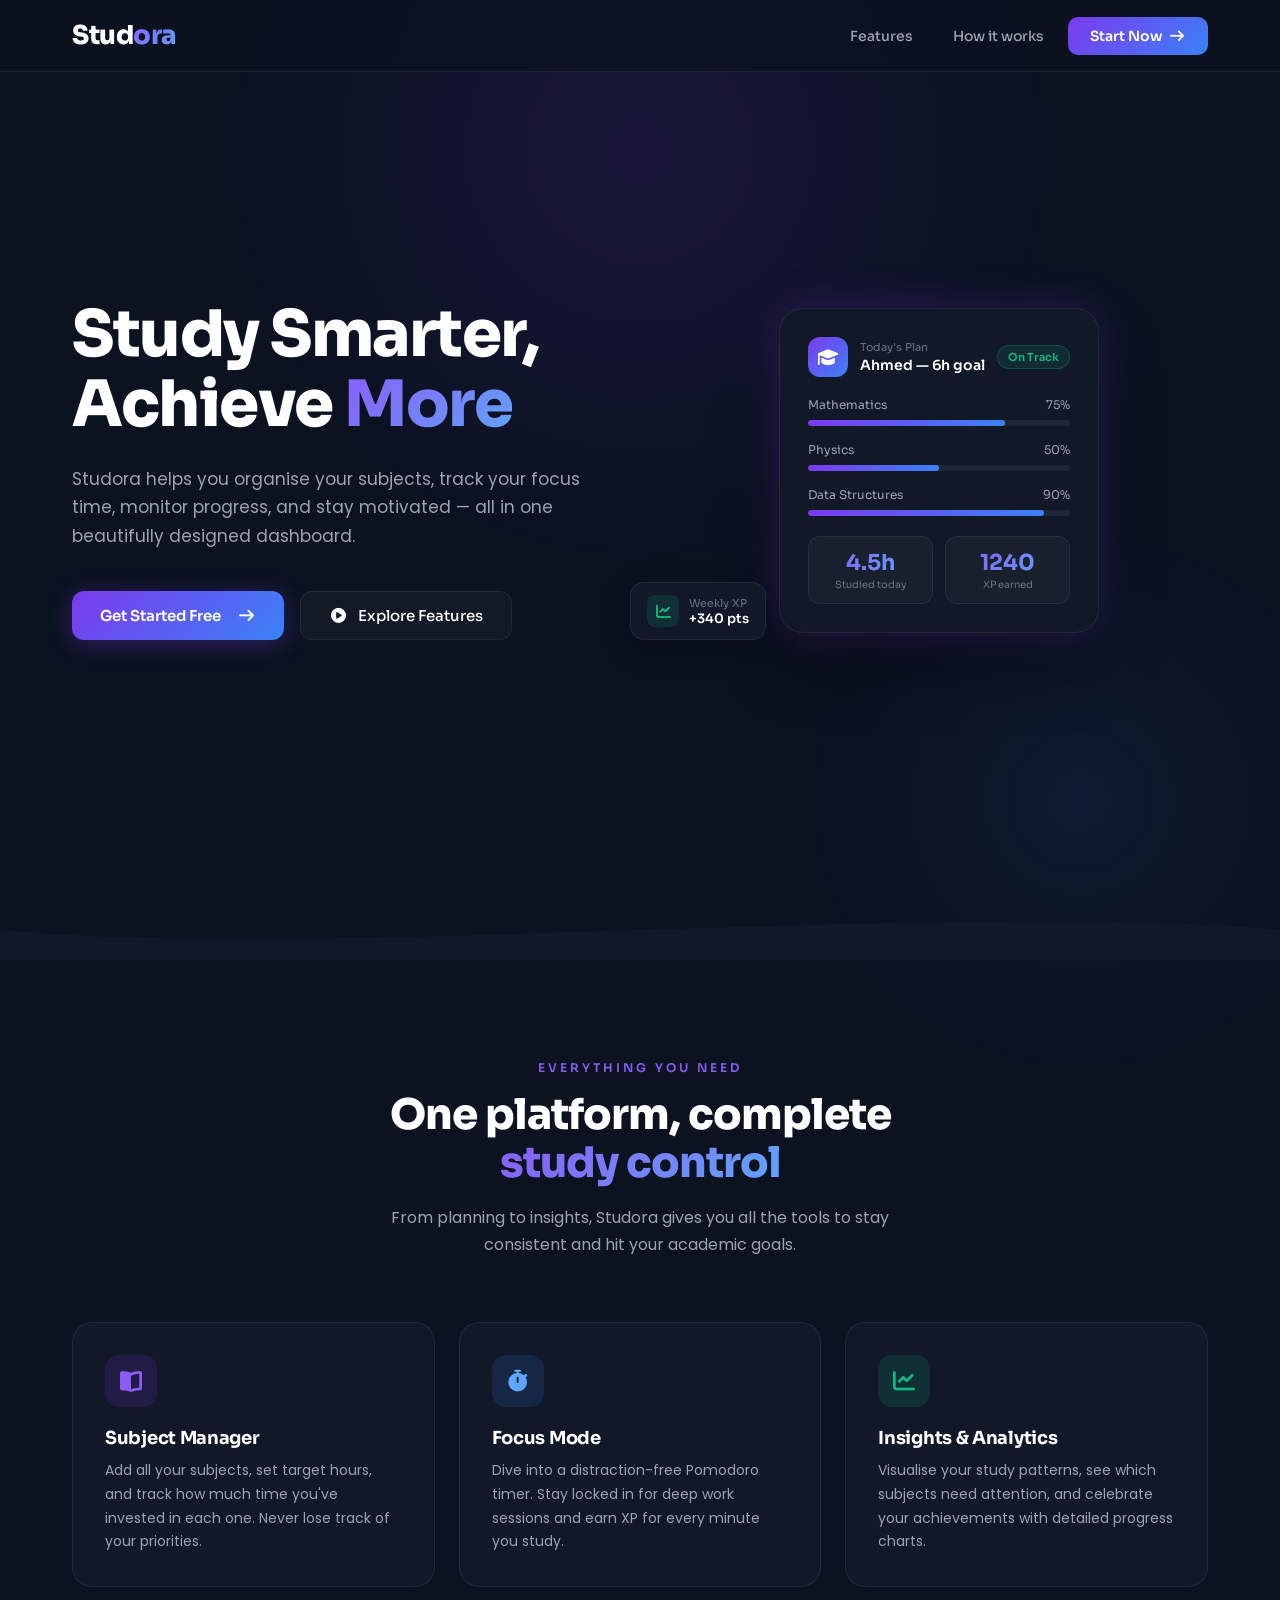
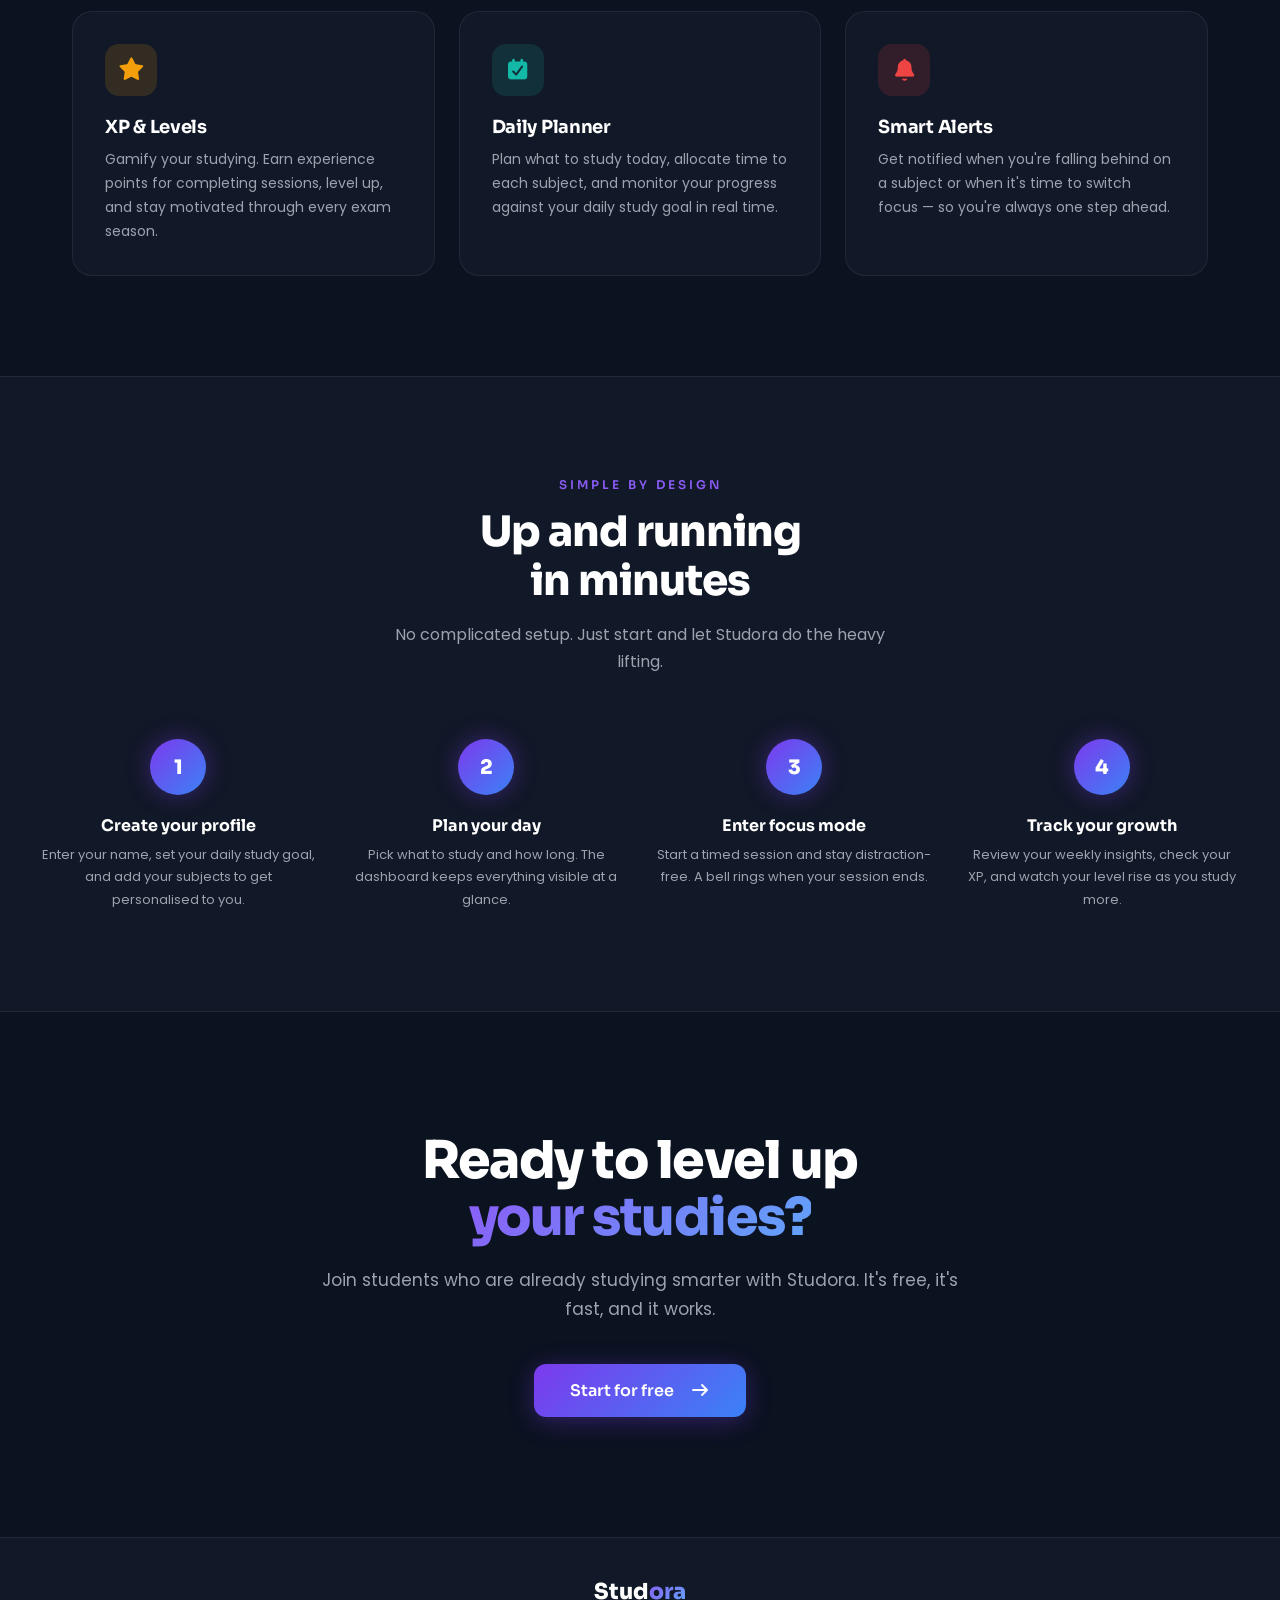
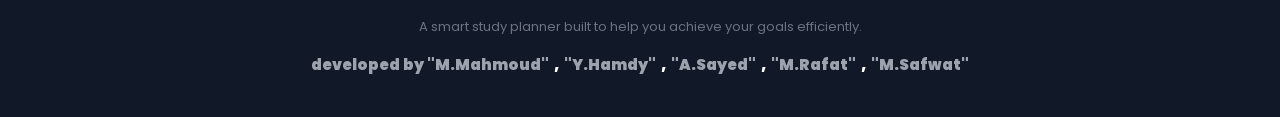
<file: index.html>
<!doctype html>
<html lang="en">
  <head>
    <meta charset="UTF-8" />
    <meta name="viewport" content="width=device-width, initial-scale=1.0" />
    <title>Studora – Smart Study Planner</title>

    <!-- Google Fonts -->
    <link rel="preconnect" href="https://fonts.googleapis.com" />
    <link rel="preconnect" href="https://fonts.gstatic.com" crossorigin />
    <link
      href="https://fonts.googleapis.com/css2?family=Sora:wght@300;400;500;600;700;800&family=Poppins:wght@400;500;600&display=swap"
      rel="stylesheet"
    />

    <!-- Font Awesome -->
    <link rel="stylesheet" href="./css/master.css" />
    <link rel="stylesheet" href="css/all.min.css" />
  </head>

  <body>
    <!-- ── NAVBAR ── -->
    <header>
      <div class="nav">
        <a class="logo" href="#">Stud<span>ora</span></a>
        <nav>
          <ul>
            <li><a href="#features">Features</a></li>
            <li><a href="#how">How it works</a></li>
            <li>
              <a href="dash-board/welcome.html" class="nav-cta"
                >Start Now &nbsp;<i class="fa-solid fa-arrow-right"></i
              ></a>
            </li>
          </ul>
        </nav>
      </div>
    </header>

    <!-- main hero section -->
    <section class="hero">
      <div class="hero-content">
        <h1 class="hero-title">
          Study Smarter,<br />
          Achieve <span class="gradient-text">More</span>
        </h1>

        <p class="hero-desc">
          Studora helps you organise your subjects, track your focus time,
          monitor progress, and stay motivated — all in one beautifully designed
          dashboard.
        </p>

        <div class="hero-actions">
          <a href="dash-board/welcome.html" class="btn-primary">
            Get Started Free &nbsp;<i class="fa-solid fa-arrow-right"></i>
          </a>
          <a href="#features" class="btn-secondary">
            <i class="fa-solid fa-circle-play"></i> Explore Features
          </a>
        </div>
      </div>

      <div class="hero-visual">
        <!-- Main dashboard card -->
        <div class="hero-card-main">
          <div class="card-header-row">
            <div class="card-avatar">
              <i class="fa-solid fa-graduation-cap"></i>
            </div>
            <div class="card-title-block">
              <p>Today's Plan</p>
              <p>Ahmed — 6h goal</p>
            </div>
            <div class="card-status">On Track</div>
          </div>

          <div class="progress-block">
            <div class="progress-label">
              <span>Mathematics</span>
              <span>75%</span>
            </div>
            <div class="progress-bar-track">
              <div class="progress-bar-fill" style="width: 75%"></div>
            </div>
          </div>

          <div class="progress-block">
            <div class="progress-label">
              <span>Physics</span>
              <span>50%</span>
            </div>
            <div class="progress-bar-track">
              <div class="progress-bar-fill" style="width: 50%"></div>
            </div>
          </div>

          <div class="progress-block">
            <div class="progress-label">
              <span>Data Structures</span>
              <span>90%</span>
            </div>
            <div class="progress-bar-track">
              <div class="progress-bar-fill" style="width: 90%"></div>
            </div>
          </div>

          <div class="stats-row">
            <div class="stat-mini">
              <div class="val">4.5h</div>
              <div class="lbl">Studied today</div>
            </div>
            <div class="stat-mini">
              <div class="val">1240</div>
              <div class="lbl">XP earned</div>
            </div>
          </div>
        </div>

        <!-- Floating badge bottom -->
        <div class="float-card fc-bottom">
          <div class="float-icon"><i class="fa-solid fa-chart-line"></i></div>
          <div>
            <p>Weekly XP</p>
            <p>+340 pts</p>
          </div>
        </div>
      </div>
    </section>

    <!--  wave svg -->
    <div class="wave-divider">
      <svg
        viewBox="0 0 1440 60"
        preserveAspectRatio="none"
        height="60"
        xmlns="http://www.w3.org/2000/svg"
      >
        <path
          d="M0,30 C360,60 1080,0 1440,30 L1440,60 L0,60 Z"
          fill="#111827"
        />
      </svg>
    </div>

    <!-- features   -->
    <section class="features" id="features">
      <p class="section-label">Everything you need</p>
      <h2 class="section-title">
        One platform, complete<br /><span
          style="
            background: linear-gradient(135deg, #8b5cf6, #60a5fa);
            -webkit-background-clip: text;
            -webkit-text-fill-color: transparent;
            background-clip: text;
          "
          >study control</span
        >
      </h2>
      <p class="section-sub">
        From planning to insights, Studora gives you all the tools to stay
        consistent and hit your academic goals.
      </p>

      <div class="features-grid">
        <div class="feature-card reveal">
          <div class="feature-icon icon-purple">
            <i class="fa-solid fa-book-open"></i>
          </div>
          <h3>Subject Manager</h3>
          <p>
            Add all your subjects, set target hours, and track how much time
            you've invested in each one. Never lose track of your priorities.
          </p>
        </div>

        <div class="feature-card reveal">
          <div class="feature-icon icon-blue">
            <i class="fa-solid fa-stopwatch"></i>
          </div>
          <h3>Focus Mode</h3>
          <p>
            Dive into a distraction-free Pomodoro timer. Stay locked in for deep
            work sessions and earn XP for every minute you study.
          </p>
        </div>

        <div class="feature-card reveal">
          <div class="feature-icon icon-green">
            <i class="fa-solid fa-chart-line"></i>
          </div>
          <h3>Insights & Analytics</h3>
          <p>
            Visualise your study patterns, see which subjects need attention,
            and celebrate your achievements with detailed progress charts.
          </p>
        </div>

        <div class="feature-card reveal">
          <div class="feature-icon icon-yellow">
            <i class="fa-solid fa-star"></i>
          </div>
          <h3>XP & Levels</h3>
          <p>
            Gamify your studying. Earn experience points for completing
            sessions, level up, and stay motivated through every exam season.
          </p>
        </div>

        <div class="feature-card reveal">
          <div class="feature-icon icon-teal">
            <i class="fa-solid fa-calendar-check"></i>
          </div>
          <h3>Daily Planner</h3>
          <p>
            Plan what to study today, allocate time to each subject, and monitor
            your progress against your daily study goal in real time.
          </p>
        </div>

        <div class="feature-card reveal">
          <div class="feature-icon icon-red">
            <i class="fa-solid fa-bell"></i>
          </div>
          <h3>Smart Alerts</h3>
          <p>
            Get notified when you're falling behind on a subject or when it's
            time to switch focus — so you're always one step ahead.
          </p>
        </div>
      </div>
    </section>

    <!-- how works-->
    <section class="how-it-works" id="how">
      <div class="how-inner">
        <p class="section-label">Simple by design</p>
        <h2 class="section-title">Up and running<br />in minutes</h2>
        <p class="section-sub">
          No complicated setup. Just start and let Studora do the heavy lifting.
        </p>

        <div class="steps-grid">
          <div class="step reveal">
            <div class="step-num">1</div>
            <h4>Create your profile</h4>
            <p>
              Enter your name, set your daily study goal, and add your subjects
              to get personalised to you.
            </p>
          </div>
          <div class="step reveal">
            <div class="step-num">2</div>
            <h4>Plan your day</h4>
            <p>
              Pick what to study and how long. The dashboard keeps everything
              visible at a glance.
            </p>
          </div>
          <div class="step reveal">
            <div class="step-num">3</div>
            <h4>Enter focus mode</h4>
            <p>
              Start a timed session and stay distraction-free. A bell rings when
              your session ends.
            </p>
          </div>
          <div class="step reveal">
            <div class="step-num">4</div>
            <h4>Track your growth</h4>
            <p>
              Review your weekly insights, check your XP, and watch your level
              rise as you study more.
            </p>
          </div>
        </div>
      </div>
    </section>

    <!--start now section-->
    <div class="cta-section">
      <h2>
        Ready to level up<br /><span
          style="
            background: linear-gradient(135deg, #8b5cf6, #60a5fa);
            -webkit-background-clip: text;
            -webkit-text-fill-color: transparent;
            background-clip: text;
          "
          >your studies?</span
        >
      </h2>
      <p>
        Join students who are already studying smarter with Studora. It's free,
        it's fast, and it works.
      </p>
      <a
        href="dash-board/welcome.html"
        class="btn-primary"
        style="display: inline-flex; font-size: 16px; padding: 16px 36px"
      >
        Start for free &nbsp;<i class="fa-solid fa-arrow-right"></i>
      </a>
    </div>

    <!--footer-->
    <footer>
      <div class="footer-logo">Stud<span>ora</span></div>
      <p>
        A smart study planner built to help you achieve your goals efficiently.
      </p>
      <p class="dev">
        developed by
        "M.Mahmoud"<span>,</span>"Y.Hamdy"<span>,</span>"A.Sayed"<span>,</span>"M.Rafat"<span>,</span>"M.Safwat"
      </p>
    </footer>

    <script src="./js/main.js"></script>
  </body>
</html>
</file>
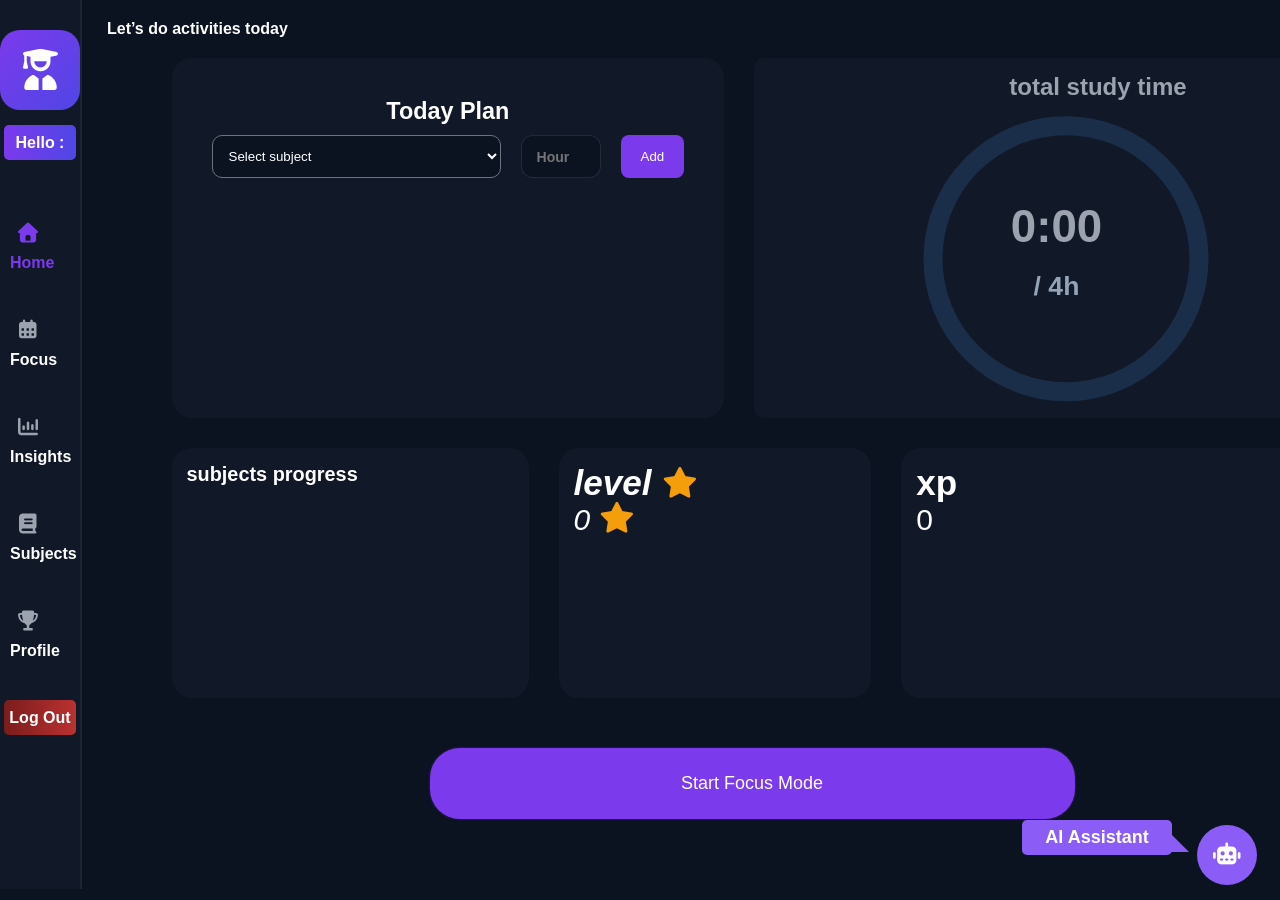
<file: add_task_pro.html>
<!doctype html>
<html lang="en">
  <head>
    <meta charset="UTF-8" />
    <title>Dashboard</title>
    <!--google fonts-->
    <link rel="preconnect" href="https://fonts.googleapis.com" />
    <link rel="preconnect" href="https://fonts.gstatic.com" crossorigin />
    <link
      href="https://fonts.googleapis.com/css2?family=Sora:wght@300;400;500;600;700;800&display=swap"
      rel="stylesheet"
    />
    <!--fontawesome for icons-->
    <link rel="stylesheet" href="../css/model.css" />
    <link rel="stylesheet" href="../css/add_task_pro.css" />
    <link rel="stylesheet" href="/css/all.min.css" />
  </head>

  <body>
    <nav>
      <div class="logo-wrap"><i class="fa-solid fa-user-graduate"></i></div>
      <div class="welcome">
        <p>hello : <span id="user"></span></p>
      </div>

      <ul>
        <li>
          <a style="color: #7c3aed" href="../dash-board/add_task_pro.html"
            ><i style="color: #7c3aed" class="fa-solid fa-house"></i>Home</a
          >
        </li>
        <li>
          <a href="../dash-board/focus.html"
            ><i class="fa-solid fa-calendar-days"></i>Focus</a
          >
        </li>
        <li>
          <a href="../dash-board/insights.html"
            ><i class="fa-solid fa-chart-column"></i>Insights</a
          >
        </li>
        <li>
          <a href="../dash-board/subjects.html"
            ><i class="fa-solid fa-book"></i>Subjects</a
          >
        </li>
        <li>
          <a href="../dash-board/welcome.html"
            ><i class="fa-solid fa-trophy"></i>Profile</a
          >
        </li>
      </ul>
      <div id="logout" class="logout"><p>log out</p></div>
    </nav>
    <div style="margin-top: 20px" class="dashboard-box">
      <h4>Let’s do activities today</h4>

      <div class="row">
        <!-- Today Plan Card -->
        <div class="card">
          <center><h3>Today Plan</h3></center>

          <!-- select + minutes + add -->
          <div
            style="
              display: flex;
              gap: 20px;
              margin-bottom: 10px;
              margin-top: 10px;
            "
          >
            <select class="sel" id="subjectSelect"></select>

            <input
              class="inp"
              type="number"
              id="hoursInput"
              placeholder="Hours"
              step="0.25"
              min="0.25"
            />

            <button onclick="addSubject()">Add</button>
          </div>

          <!-- subjects added today -->
          <div id="todayPlan"></div>
        </div>

        <div class="btn">
          <h2 style="margin-bottom: 50px; margin-left: 240px">
            total study time
          </h2>

          <div class="time-circle">
            <svg width="200" height="200">
              <defs>
                <linearGradient id="grad">
                  <stop offset="0%" stop-color="#3B82F6" />
                  <stop offset="100%" stop-color="rgba(122,57,234,.8)" />
                </linearGradient>
              </defs>

              <circle cx="95" cy="95" r="70" class="bg" />
              <circle
                id="circle"
                cx="95"
                cy="95"
                r="70"
                stroke="url(#grad)"
                stroke-width="10"
                fill="none"
                stroke-linecap="round"
              />
            </svg>

            <div id="timeText" class="text"></div>
          </div>
        </div>
      </div>

      <div class="row">
        <div class="sub">
          <h3>subjects progress</h3>
          <div id="subjects"></div>
        </div>

        <div class="level">
          <h3>
            level
            <i
              style="color: #f59e0b; font-size: 30px"
              class="fa-solid fa-star"
            ></i>
          </h3>
          <p id="level"></p>
        </div>

        <div class="xp">
          <h3>xp</h3>
          <p id="xp"></p>
        </div>
      </div>

      <button onclick="goFocus()" class="ptn">Start Focus Mode</button>
    </div>
    <div class="chatbot" id="fab" onclick="togglePopup()">
      <i class="fa-solid fa-robot"></i>
    </div>

    <!-- POPUP -->
    <div class="popup-wrap" id="popup">
      <div class="popup">
        <div class="p-header">
          <div>
            <div class="p-title" id="popTitle">👋 Hey! What's your name?</div>
            <div class="p-sub" id="popSub">Step 1 of 4</div>
          </div>
          <button class="close-btn" onclick="togglePopup()">×</button>
        </div>
        <div class="steps-bar">
          <div class="s-dot active" id="sd0"></div>
          <div class="s-dot" id="sd1"></div>
          <div class="s-dot" id="sd2"></div>
          <div class="s-dot" id="sd3"></div>
        </div>
        <div class="p-body">
          <!-- pane 0: name -->
          <div class="step-pane active" id="pane0">
            <span class="q-label">Enter your first name</span>

            <input type="text" id="iName" placeholder="e.g. Alex" />
            <div id="e0" class="err" style="display: none">
              Please enter your name
            </div>
            <div class="act-row">
              <span></span>
              <button class="btn-next" onclick="s1()">Next →</button>
            </div>
          </div>

          <!-- pane 1: hours -->
          <div class="step-pane" id="pane1">
            <span class="q-label"
              ><span id="nameDisp"></span>, how many hours do you have to
              study?</span
            >
            <input
              type="number"
              id="iHours"
              placeholder="e.g. 20"
              min="1"
              max="500"
            />
            <div id="e1" class="err" style="display: none">
              Please enter a valid number of hours
            </div>
            <div class="act-row">
              <button class="btn-back" onclick="goPane(0)">← Back</button>
              <button class="btn-next" onclick="s2()">Next →</button>
            </div>
          </div>

          <!-- pane 2: subjects -->
          <div class="step-pane" id="pane2">
            <span class="q-label">What subjects will you study?</span>

            <div id="subjList">
              <div class="subj-row">
                <input type="text" class="si" placeholder="Subject name" />
                <button class="rm-btn" onclick="rmSubj(this)">×</button>
              </div>
            </div>
            <button class="add-subj" onclick="addSubj()">+ Add Subject</button>
            <div id="e2" class="err" style="display: none">
              Please add at least one subject
            </div>
            <div class="act-row">
              <button class="btn-back" onclick="goPane(1)">← Back</button>
              <button class="btn-next" onclick="s3()">Next →</button>
            </div>
          </div>

          <!-- pane 3: hours per subject -->
          <div class="step-pane" id="pane3">
            <span class="q-label">Distribute hours across subjects</span>
            <div class="total-bar">
              <span>Total: <strong id="tDisp">0</strong> hrs</span>
              <div>
                Assigned: <span class="t-num" id="tAssigned">0</span> hrs
              </div>
            </div>
            <div id="hrsCards"></div>
            <div id="e3" class="err" style="display: none">
              Assigned hours must match the total exactly
            </div>
            <div class="act-row">
              <button class="btn-back" onclick="goPane(2)">← Back</button>
              <button class="btn-next" onclick="generate()">
                Generate My Plan
              </button>
            </div>
          </div>

          <!-- pane 4: result -->
          <div class="step-pane" id="pane4">
            <div
              class="result-actions"
              id="resultActions"
              style="display: none"
            >
              <button class="copy-btn" id="copyBtn" onclick="copyPlan()">
                Copy Plan
              </button>
            </div>
            <div class="result-wrap" id="resultBox">
              <div class="loading">
                <div class="loading-dots">
                  <div class="dot"></div>
                  <div class="dot"></div>
                  <div class="dot"></div>
                </div>
                <div class="loading-text">Generating your plan ✨</div>
              </div>
            </div>
            <button class="restart" onclick="reset()">← Start Over</button>
          </div>
        </div>
      </div>
    </div>
    <script src="../js/moudel.js"></script>
    <script src="../js/add_task_pro.js"></script>
    <script src="../js/sweetalert2.all.min.js"></script>
  </body>
</html>
</file>
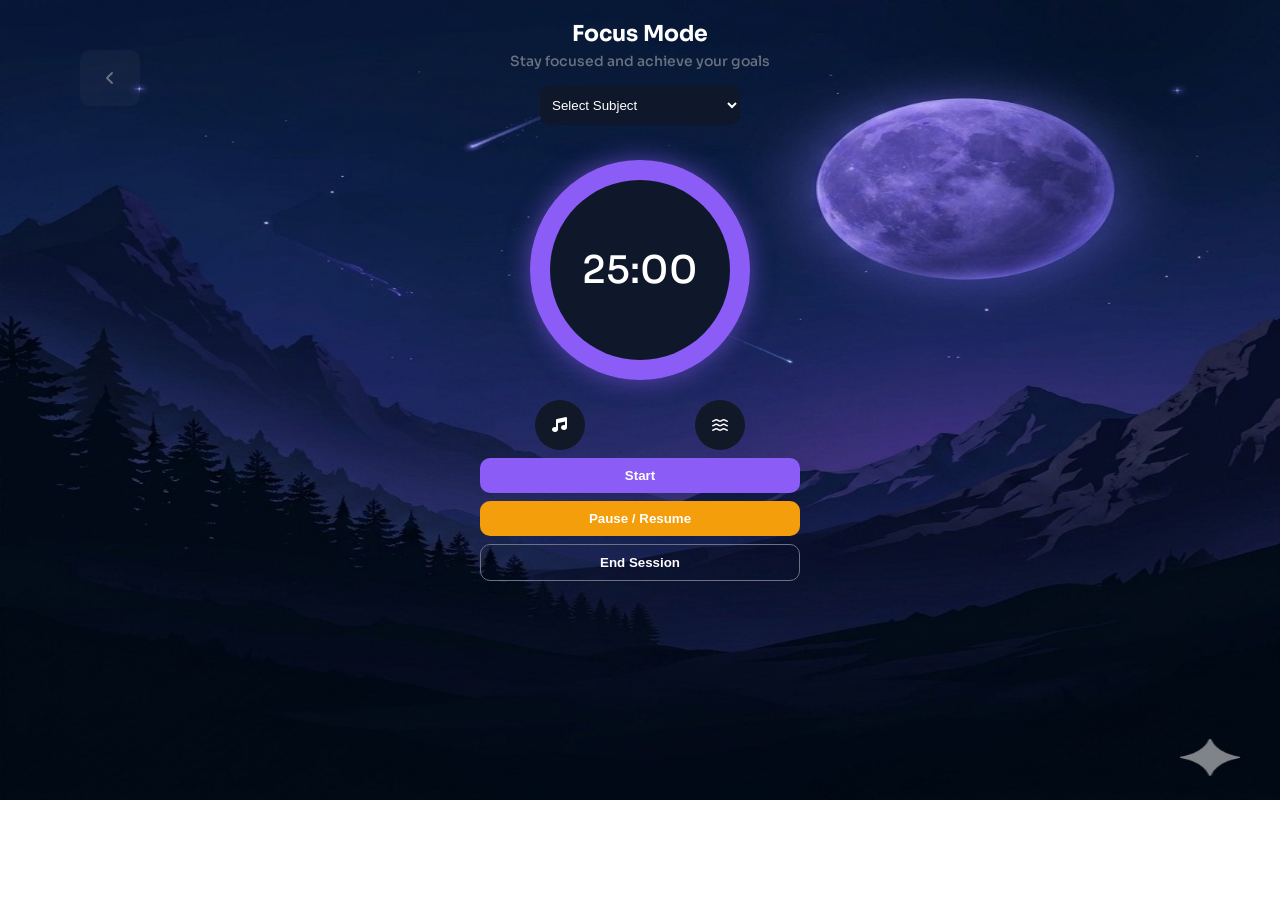
<file: focus.html>
<!doctype html>
<html lang="en">
  <head>
    <meta charset="UTF-8" />
    <meta name="viewport" content="width=device-width, initial-scale=1.0" />
    <!--google fonts-->
    <link rel="preconnect" href="https://fonts.googleapis.com" />
    <link rel="preconnect" href="https://fonts.gstatic.com" crossorigin />
    <link
      href="https://fonts.googleapis.com/css2?family=Sora:wght@300;400;500;600;700;800&display=swap"
      rel="stylesheet"
    />
    <!--fontawesome for icons-->
    <link rel="stylesheet" href="/css/all.min.css" />
    <link rel="stylesheet" href="../css/fouus-style.css" />
    <title>Focus Mode Pro</title>
  </head>

  <body>
    <p onclick="back()" class="back"><i class="fa-solid fa-angle-left"></i></p>
    <div class="container">
      <h1>Focus Mode</h1>
      <div class="subtitle">Stay focused and achieve your goals</div>
      <!-- select subject -->
      <div class="selection">
        <select id="subject">
          <!-- <option value="math">math</option>
          <option value="html">html</option>
          <option value="css">css</option> -->
        </select>
        <!-- time of pomo -->
        <!-- <select id="mode">
          <option value="15">15 min</option>
          <option value="25" selected>25 min</option>
          <option value="50">50 min</option>
        </select> -->
      </div>
      <!-- timer -->
      <div class="circle" id="circle">
        <div class="time" id="time">25:00</div>
      </div>
      <!-- play sound -->

      <div class="controls">
        <div class="icon" onclick="toggleMusic()">
          <i class="fa-solid fa-music"></i>
        </div>
        <div class="icon" onclick="toggleAmbient()">
          <i class="fa-solid fa-water"></i>
        </div>
      </div>
      <!-- controls -->
      <button class="start" onclick="start()">Start</button>
      <button class="pause" onclick="pause()">Pause / Resume</button>
      <button class="end" onclick="reset()">End Session</button>
    </div>
    <!-- sounds -->
    <audio id="music" loop>
      <source />
    </audio>

    <audio id="ambient" loop>
      <source />
    </audio>
    <audio id="bell" src="../sound/dragon-studio-bell-ring-390294.mp3"></audio>
    <script src="../js/focus.js"></script>
  </body>
</html>
</file>
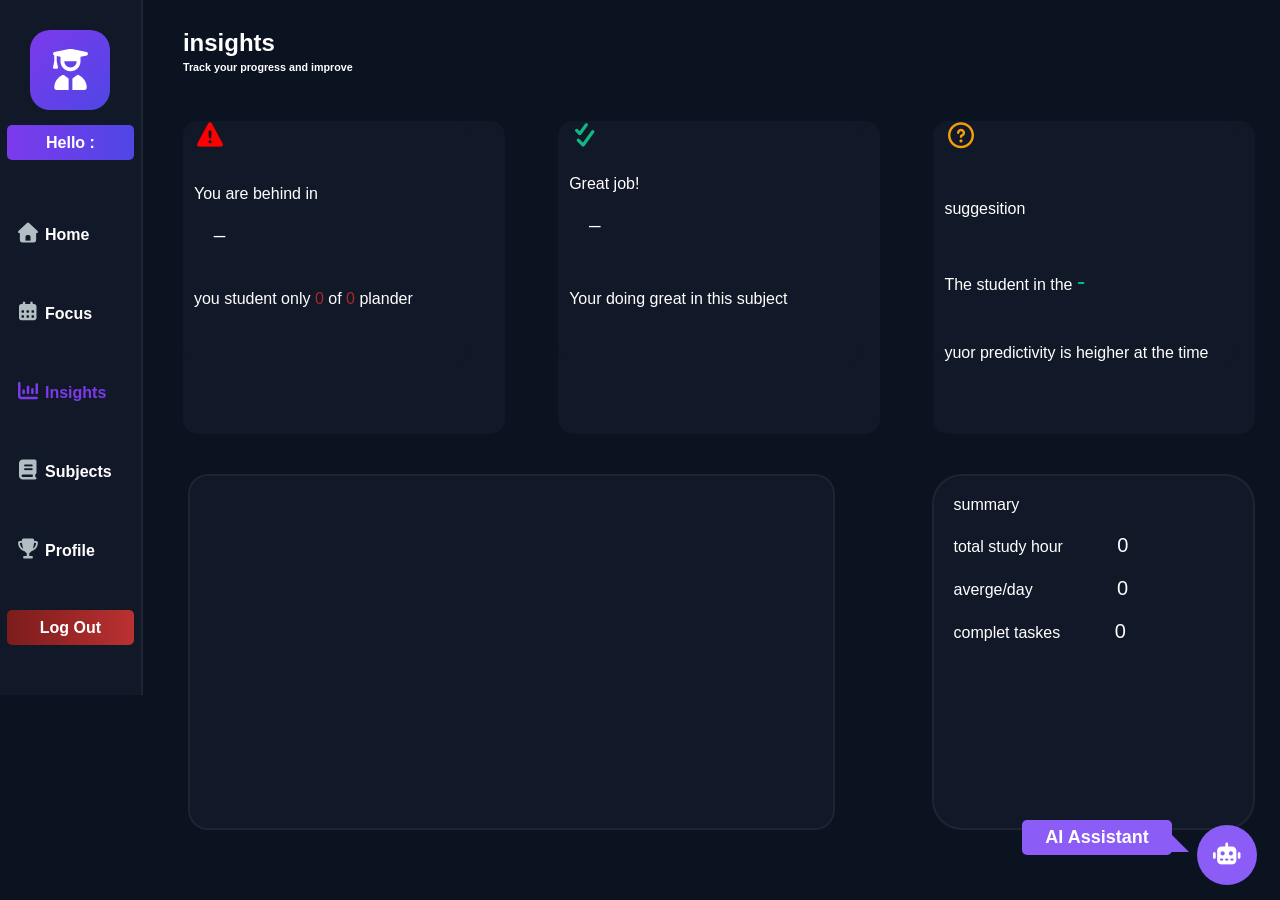
<file: insights.html>
<!DOCTYPE html>
<html lang="en">
<head>
    <meta charset="UTF-8">
    <meta name="viewport" content="width=device-width, initial-scale=1.0">
    <title>insights</title>
    <!--google fonts-->
    <link rel="preconnect" href="https://fonts.googleapis.com" />
    <link rel="preconnect" href="https://fonts.gstatic.com" crossorigin />
    <link href="https://fonts.googleapis.com/css2?family=Poppins:ital,wght@0,100;0,200;0,300;0,400;0,500;0,600;0,700;0,800;0,900;1,100;1,200;1,300;1,400;1,500;1,600;1,700;1,800;1,900&display=swap"
      rel="stylesheet"
    />
     <!--fontawesome for icons-->
<link rel="stylesheet" href="../css/all.min.css">
    <!--style css-->
    <link rel="stylesheet" href="../css/insights.css" />
    <link rel="stylesheet" href="../css/model.css">


</head>
<body>


<nav>
    <div class="logo-wrap"><i class="fa-solid fa-user-graduate"></i></div>
    <div class="welcome"><p>hello : <span id="user"></span></p></div>

<ul>
    <li><a href="../dash-board/add_task_pro.html"><i class="fa-solid fa-house"></i>Home</a> </li>
    <li><a href="../dash-board/focus.html"><i class="fa-solid fa-calendar-days"></i>Focus</a></li>
    <li><a style="color: #7C3AED;" href="../dash-board/insights.html"><i style="color: #7C3AED;" class="fa-solid fa-chart-column"></i>Insights</a></li> 
    <li><a href="../dash-board/subjects.html"><i class="fa-solid fa-book"></i>Subjects</a></li>
    <li><a href="../dash-board/welcome.html"><i class="fa-solid fa-trophy"></i>Profile</a></li>
</ul>
    <div  id="logout" class="logout"><p>log out</p></div>
</nav>
<main>
<header><h2>insights</h2>
    <p><h6>Track your progress and improve</h6></p>

</header>
<section class="cards">
    <div class="warning">
        <div class="chelid">
            <span class="logo1"><i class="fa-solid fa-triangle-exclamation"></i></span>
            <p class="subject">You are behind in <span>_</span></p>
            <p class="time">you student only <span class="time1" style="color: brown;">0</span> of <span class="time2" style="color: brown;">0</span> plander</p>
         </div>
    </div>

    <div class="corect">
        <div class="chelid">
            <span class="logo2"><i class="fa-solid fa-check-double"></i></span>
            <p class="job">Great job! <span>_</span></p>
            <p  class="good">Your doing great in this subject</p>
        </div>
    </div>




    <div class="object"> 
        <div class="chelid">
            <span class="logo3"><i class="fa-regular fa-circle-question"></i></span>
            <p class="object_name">suggesition </p>
            <p class="object_dis">The student in the <span class="sup">-</span> </p>
            <p class="object_ap"> yuor predictivity is heigher at the time</p>

        </div>






    </div>

</section>
<section class="chart">
    <div class="chart_card"> 
        <canvas id="bar_chart"></canvas> 
    </div>
    <div class="summary">
        <p>summary</p>
        <p>total study hour <span class="summ2">0  </span></p>
        <p>averge/day       <span class="summ"> 0  </span></p>
        <p>complet taskes   <span class="summ3">0  </span ></p>
        <!-- <p>foucase section  <span class="summ4"> 12 </span></p> -->




    </div>
</section>
</main>
        <div class="chatbot" id="fab" onclick="togglePopup()">
      <i class="fa-solid fa-robot"></i>
    </div>

    <!-- POPUP -->
    <div class="popup-wrap" id="popup">
      <div class="popup">
        <div class="p-header">
          <div>
            <div class="p-title" id="popTitle">👋 Hey! What's your name?</div>
            <div class="p-sub" id="popSub">Step 1 of 4</div>
          </div>
          <button class="close-btn" onclick="togglePopup()">×</button>
        </div>
        <div class="steps-bar">
          <div class="s-dot active" id="sd0"></div>
          <div class="s-dot" id="sd1"></div>
          <div class="s-dot" id="sd2"></div>
          <div class="s-dot" id="sd3"></div>
        </div>
        <div class="p-body">
          <!-- pane 0: name -->
          <div class="step-pane active" id="pane0">
            <span class="q-label">Enter your first name</span>

            <input type="text" id="iName" placeholder="e.g. Alex" />
            <div id="e0" class="err" style="display: none">
              Please enter your name
            </div>
            <div class="act-row">
              <span></span>
              <button class="btn-next" onclick="s1()">Next →</button>
            </div>
          </div>

          <!-- pane 1: hours -->
          <div class="step-pane" id="pane1">
            <span class="q-label"
              ><span id="nameDisp"></span>, how many hours do you have to
              study?</span
            >
            <input
              type="number"
              id="iHours"
              placeholder="e.g. 20"
              min="1"
              max="500"
            />
            <div id="e1" class="err" style="display: none">
              Please enter a valid number of hours
            </div>
            <div class="act-row">
              <button class="btn-back" onclick="goPane(0)">← Back</button>
              <button class="btn-next" onclick="s2()">Next →</button>
            </div>
          </div>

          <!-- pane 2: subjects -->
          <div class="step-pane" id="pane2">
            <span class="q-label">What subjects will you study?</span>

            <div id="subjList">
              <div class="subj-row">
                <input type="text" class="si" placeholder="Subject name" />
                <button class="rm-btn" onclick="rmSubj(this)">×</button>
              </div>
            </div>
            <button class="add-subj" onclick="addSubj()">+ Add Subject</button>
            <div id="e2" class="err" style="display: none">
              Please add at least one subject
            </div>
            <div class="act-row">
              <button class="btn-back" onclick="goPane(1)">← Back</button>
              <button class="btn-next" onclick="s3()">Next →</button>
            </div>
          </div>

          <!-- pane 3: hours per subject -->
          <div class="step-pane" id="pane3">
            <span class="q-label">Distribute hours across subjects</span>
            <div class="total-bar">
              <span>Total: <strong id="tDisp">0</strong> hrs</span>
              <div>
                Assigned: <span class="t-num" id="tAssigned">0</span> hrs
              </div>
            </div>
            <div id="hrsCards"></div>
            <div id="e3" class="err" style="display: none">
              Assigned hours must match the total exactly
            </div>
            <div class="act-row">
              <button class="btn-back" onclick="goPane(2)">← Back</button>
              <button class="btn-next" onclick="generate()">
                 Generate My Plan
              </button>
            </div>
          </div>

          <!-- pane 4: result -->
          <div class="step-pane" id="pane4">
            <div
              class="result-actions"
              id="resultActions"
              style="display: none"
            >
              <button class="copy-btn" id="copyBtn" onclick="copyPlan()">
                 Copy Plan
              </button>
            </div>
            <div class="result-wrap" id="resultBox">
              <div class="loading">
                <div class="loading-dots">
                  <div class="dot"></div>
                  <div class="dot"></div>
                  <div class="dot"></div>
                </div>
                <div class="loading-text">Generating your plan ✨</div>
              </div>
            </div>
            <button class="restart" onclick="reset()">← Start Over</button>
          </div>
        </div>
      </div>
    </div>
  

<script src="../js/chart.umd.min.js"></script>
    <script src="../js/insights.js"></script> 
    <script src="../js/moudel.js"></script>
    <script src="../js/sweetalert2.all.min.js"></script>
</body>
</html>
</file>
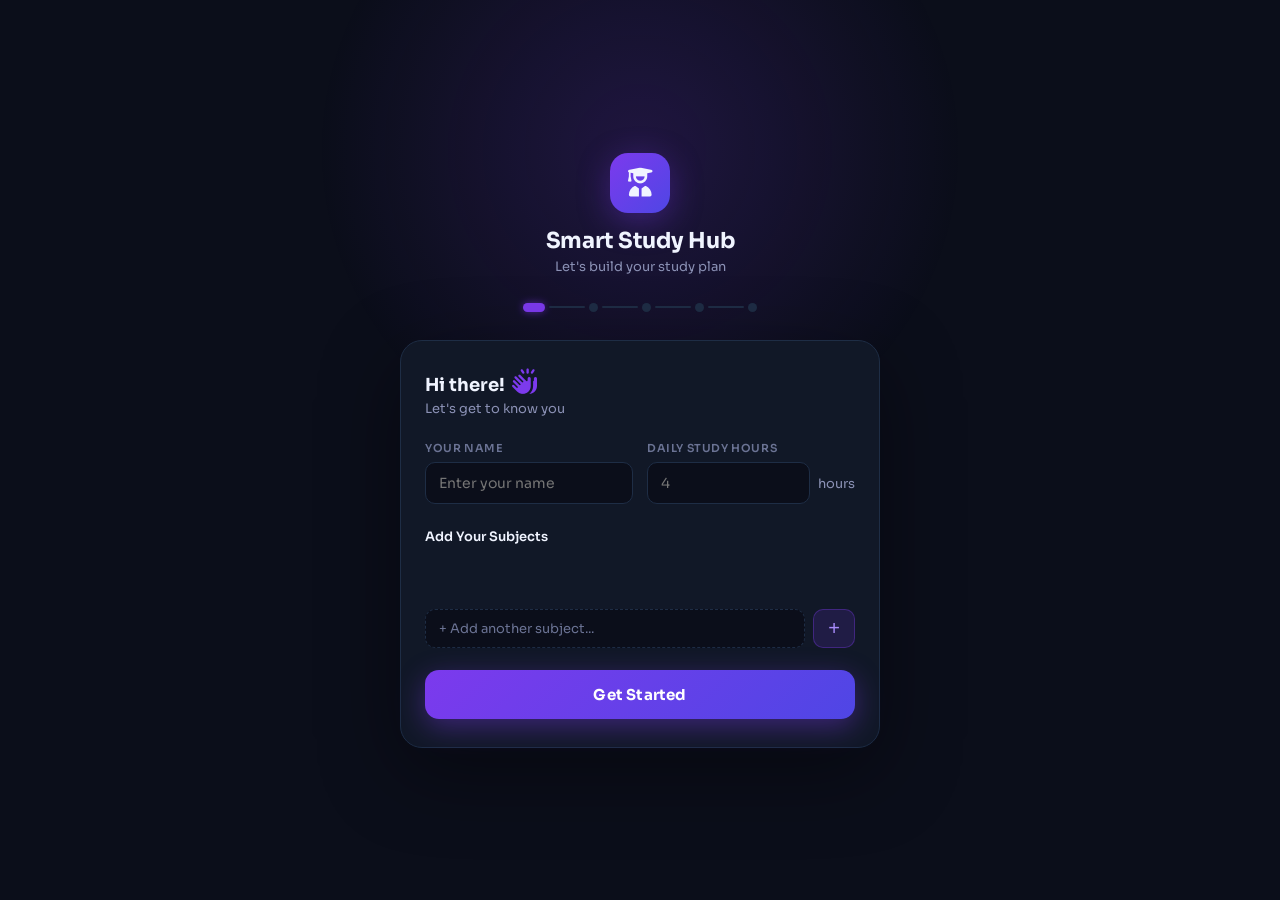
<file: welcome.html>
<!doctype html>
<html lang="ar" dir="ltr">
  <head>
    <meta charset="UTF-8" />
    <meta name="viewport" content="width=device-width, initial-scale=1.0" />
    <title>Smart Study Hub</title>
    <link
      href="https://fonts.googleapis.com/css2?family=Sora:wght@300;400;500;600;700;800&display=swap"
      rel="stylesheet"
    />
    <link rel="stylesheet" href="../css/all.min.css">
    <link rel="stylesheet" href="../css/welcome.css">
  </head>
  <body>
    <div class="page">
      <div class="container">
        <!-- Header -->
        <div class="header">
          <div class="logo-wrap"><i class="fa-solid fa-user-graduate"></i></div>
          <h1>Smart Study Hub</h1>
          <p>Let's build your study plan</p>
        </div>

        <!-- Stepper -->
        <div class="stepper">
          <div class="step-dot active" id="s1"></div>
          <div class="step-line"></div>
          <div class="step-dot" id="s2"></div>
          <div class="step-line"></div>
          <div class="step-dot" id="s3"></div>
          <div class="step-line"></div>
          <div class="step-dot" id="s4"></div>
          <div class="step-line"></div>
          <div class="step-dot" id="s5"></div>
        </div>

        <!-- Setup Form -->
        <div id="setupView">
          <div class="card">
            <div class="card-greet">Hi there! <i style="color: var(--purple); font-size: 25px;" v class="fa-solid fa-hands-clapping"></i></div>
            <div class="card-sub">Let's get to know you</div>

            <div class="fields">
              <div class="field">
                <label>Your Name</label>
                <input
                  type="text"
                  id="nameInput"
                  placeholder="Enter your name"
                />
              </div>
              <div class="field">
                <label>Daily Study Hours</label>
                <div class="hours-row">
                  <input
                    type="number"
                    id="hoursInput"
                    placeholder="4"
                    min="1"
                    max="24"
                  />
                  <span class="hours-unit">hours</span>
                </div>
              </div>
            </div>

            <div class="section-label">Add Your Subjects</div>
            <div class="tags-wrap" id="tagsWrap"></div>

            <div class="add-row">
              <input
                class="add-input"
                type="text"
                id="subjectInput"
                placeholder="+ Add another subject..."
              />
              <button class="add-subject-btn" id="addBtn" title="Add subject">
                +
              </button>
            </div>

            <button class="go-btn" id="goBtn">Get Started  </button>
          </div>

          
        </div>

        <!-- Dashboard (after submit) -->
        <div id="dashView" class="dashboard">
          <div class="card">
            <div class="dash-header">
              <div>
                <div
                  style="
                    font-size: 12px;
                    color: var(--muted);
                    margin-bottom: 4px;
                  "
                >
                  Welcome back <i style="color: var(--purple);" class="fa-solid fa-hands-clapping"></i>
                </div>
                <div class="dash-name">Hello, <span id="dashName"></span></div>
              </div>
              <button class="edit-btn" id="editBtn"><i style="margin-right: 5px;" class="fa-regular fa-pen-to-square"></i>Edit</button>
            </div>

            <div class="stat-row">
              <div class="stat-card">
                <div class="s-label">Daily Goal</div>
                <div class="s-value" id="dashHours"></div>
                <div class="s-unit">hours / day</div>
              </div>
              <div class="stat-card">
                <div class="s-label">Subjects</div>
                <div class="s-value" id="dashCount"></div>
                <div class="s-unit">active subjects</div>
              </div>
            </div>

            <div class="dash-subjects-label">Your Subjects</div>
            <div class="tags-wrap" id="dashTags"></div>
          </div>

          <div class="save" style="margin-top: 25px">
            <button onclick="sart()" type="button">Start</button>
        </div>
      </div>
    </div>

<script src="../js/welcome.js"></script>
  </body>
</html>
</file>
<file: css/master.css>
:root {
          --bg-main: #0b1220;
          --bg-secondary: #0f172a;
          --bg-card: #111827;
          --glass-bg: rgba(255, 255, 255, 0.03);
          --glass-border: rgba(255, 255, 255, 0.07);
          --purple-500: #7c3aed;
          --purple-400: #8b5cf6;
          --purple-300: #a78bfa;
          --blue-500: #3b82f6;
          --blue-400: #60a5fa;
          --green-500: #10b981;
          --text-main: #ffffff;
          --text-secondary: #9ca3af;
          --text-muted: #6b7280;
          --glow-purple: 0 0 40px rgba(124, 58, 237, 0.25);
          --radius-lg: 20px;
          --radius-md: 12px;
      }

      *,
      *::before,
      *::after {
          padding: 0;
          margin: 0;
          box-sizing: border-box;
      }

      html {
          scroll-behavior: smooth;
      }

      body {
          font-family: "Sora", sans-serif;
          color: var(--text-main);
          background-color: var(--bg-main);
          overflow-x: hidden;
      }

      /* ── Background Glow ── */
      body::before {
          content: "";
          position: fixed;
          top: -300px;
          left: 50%;
          transform: translateX(-50%);
          width: 900px;
          height: 900px;
          background: radial-gradient(ellipse,
                  rgba(124, 58, 237, 0.12) 0%,
                  transparent 65%);
          pointer-events: none;
          z-index: 0;
      }

      body::after {
          content: "";
          position: fixed;
          bottom: -200px;
          right: -100px;
          width: 600px;
          height: 600px;
          background: radial-gradient(ellipse,
                  rgba(59, 130, 246, 0.08) 0%,
                  transparent 65%);
          pointer-events: none;
          z-index: 0;
      }

      /* ── Navbar ── */
      header {
          position: fixed;
          top: 0;
          left: 0;
          right: 0;
          z-index: 100;
          background: rgba(11, 18, 32, 0.85);
          backdrop-filter: blur(16px);
          -webkit-backdrop-filter: blur(16px);
          border-bottom: 1px solid var(--glass-border);
          height: 72px;
      }

      .nav {
          max-width: 1200px;
          margin: 0 auto;
          padding: 0 32px;
          height: 100%;
          display: flex;
          align-items: center;
          justify-content: space-between;
      }

      .logo {
          font-size: 26px;
          font-weight: 800;
          letter-spacing: -0.5px;
          color: var(--text-main);
          text-decoration: none;
      }

      .logo span {
          background: linear-gradient(135deg, var(--purple-400), var(--blue-400));
          -webkit-background-clip: text;
          -webkit-text-fill-color: transparent;
          background-clip: text;
      }

      nav ul {
          display: flex;
          list-style: none;
          gap: 8px;
      }

      nav ul li a {
          color: var(--text-secondary);
          text-decoration: none;
          font-size: 14px;
          font-weight: 500;
          padding: 8px 16px;
          border-radius: 8px;
          transition:
              color 0.2s,
              background 0.2s;
      }

      nav ul li a:hover {
          color: var(--text-main);
          background: var(--glass-bg);
      }

      .nav-cta {
          background: linear-gradient(135deg, var(--purple-500), var(--blue-500));
          color: #fff !important;
          padding: 10px 22px !important;
          border-radius: 10px !important;
          font-weight: 600 !important;
          transition:
              opacity 0.2s,
              transform 0.2s !important;
      }

      .nav-cta:hover {
          opacity: 0.9;
          transform: translateY(-1px);
          background: var(--glass-bg) !important;
      }

      /* ── Hero Section ── */
      .hero {
          position: relative;
          z-index: 1;
          min-height: 100vh;
          display: flex;
          align-items: center;
          padding: 120px 32px 80px;
          max-width: 1200px;
          margin: 0 auto;
          gap: 60px;
      }

      .hero-content {
          flex: 1;
          max-width: 580px;
      }

      .hero-badge {
          display: inline-flex;
          align-items: center;
          gap: 8px;
          background: rgba(124, 58, 237, 0.12);
          border: 1px solid rgba(124, 58, 237, 0.3);
          color: var(--purple-300);
          font-size: 13px;
          font-weight: 500;
          padding: 6px 14px;
          border-radius: 100px;
          margin-bottom: 28px;
          animation: fadeUp 0.5s ease both;
      }

      .hero-badge i {
          font-size: 12px;
      }

      .hero-title {
          font-size: clamp(40px, 6vw, 64px);
          font-weight: 800;
          line-height: 1.1;
          letter-spacing: -1.5px;
          margin-bottom: 24px;
          animation: fadeUp 0.5s 0.1s ease both;
      }

      .hero-title .gradient-text {
          background: linear-gradient(135deg,
                  var(--purple-400) 0%,
                  var(--blue-400) 100%);
          -webkit-background-clip: text;
          -webkit-text-fill-color: transparent;
          background-clip: text;
      }

      .hero-desc {
          font-size: 17px;
          font-weight: 400;
          color: var(--text-secondary);
          line-height: 1.7;
          margin-bottom: 40px;
          animation: fadeUp 0.5s 0.2s ease both;
          font-family: "Poppins", sans-serif;
      }

      .hero-actions {
          display: flex;
          gap: 16px;
          flex-wrap: wrap;
          animation: fadeUp 0.5s 0.3s ease both;
      }

      .btn-primary {
          display: inline-flex;
          align-items: center;
          gap: 10px;
          background: linear-gradient(135deg, var(--purple-500), var(--blue-500));
          color: #fff;
          text-decoration: none;
          font-size: 15px;
          font-weight: 600;
          padding: 14px 28px;
          border-radius: 12px;
          transition:
              transform 0.2s,
              opacity 0.2s;
          box-shadow: 0 4px 24px rgba(124, 58, 237, 0.35);
      }

      .btn-primary:hover {
          transform: translateY(-2px);
          opacity: 0.95;
      }

      .btn-secondary {
          display: inline-flex;
          align-items: center;
          gap: 10px;
          background: var(--glass-bg);
          border: 1px solid var(--glass-border);
          color: var(--text-main);
          text-decoration: none;
          font-size: 15px;
          font-weight: 500;
          padding: 14px 28px;
          border-radius: 12px;
          transition:
              background 0.2s,
              border-color 0.2s;
      }

      .btn-secondary:hover {
          background: rgba(255, 255, 255, 0.06);
          border-color: rgba(255, 255, 255, 0.15);
      }

      /* ── Hero Visual ── */
      .hero-visual {
          flex: 1;
          position: relative;
          display: flex;
          align-items: center;
          justify-content: center;
          animation: fadeUp 0.5s 0.4s ease both;
          min-height: 460px;
      }

      .hero-card-main {
          background: var(--bg-card);
          border: 1px solid var(--glass-border);
          border-radius: 24px;
          padding: 28px;
          width: 320px;
          box-shadow:
              var(--glow-purple),
              0 32px 64px rgba(0, 0, 0, 0.4);
          position: relative;
          z-index: 2;
      }

      .card-header-row {
          display: flex;
          align-items: center;
          justify-content: space-between;
          margin-bottom: 20px;
      }

      .card-avatar {
          width: 40px;
          height: 40px;
          background: linear-gradient(135deg, var(--purple-500), var(--blue-500));
          border-radius: 12px;
          display: flex;
          align-items: center;
          justify-content: center;
          font-size: 18px;
      }

      .card-title-block p:first-child {
          font-size: 11px;
          color: var(--text-muted);
          margin-bottom: 2px;
      }

      .card-title-block p:last-child {
          font-size: 14px;
          font-weight: 600;
          color: var(--text-main);
      }

      .card-status {
          background: rgba(16, 185, 129, 0.12);
          border: 1px solid rgba(16, 185, 129, 0.25);
          color: var(--green-500);
          font-size: 11px;
          font-weight: 600;
          padding: 4px 10px;
          border-radius: 100px;
      }

      .progress-block {
          margin-bottom: 16px;
      }

      .progress-label {
          display: flex;
          justify-content: space-between;
          font-size: 12px;
          color: var(--text-secondary);
          margin-bottom: 8px;
      }

      .progress-bar-track {
          background: rgba(255, 255, 255, 0.06);
          border-radius: 100px;
          height: 6px;
          overflow: hidden;
      }

      .progress-bar-fill {
          height: 100%;
          border-radius: 100px;
          background: linear-gradient(90deg, var(--purple-500), var(--blue-500));
          transition: width 0.6s ease;
      }

      .stats-row {
          display: grid;
          grid-template-columns: 1fr 1fr;
          gap: 12px;
          margin-top: 20px;
      }

      .stat-mini {
          background: rgba(255, 255, 255, 0.03);
          border: 1px solid var(--glass-border);
          border-radius: 12px;
          padding: 12px;
          text-align: center;
      }

      .stat-mini .val {
          font-size: 22px;
          font-weight: 700;
          background: linear-gradient(135deg, var(--purple-400), var(--blue-400));
          -webkit-background-clip: text;
          -webkit-text-fill-color: transparent;
          background-clip: text;
      }

      .stat-mini .lbl {
          font-size: 10px;
          color: var(--text-muted);
          margin-top: 2px;
      }

      /* Floating cards */
      .float-card {
          position: absolute;
          background: var(--bg-card);
          border: 1px solid var(--glass-border);
          border-radius: 14px;
          padding: 12px 16px;
          font-size: 12px;
          box-shadow: 0 8px 32px rgba(0, 0, 0, 0.3);
          display: flex;
          align-items: center;
          gap: 10px;
          z-index: 3;
      }

      .float-card.fc-top {
          top: 40px;
          right: -30px;
          animation: float 4s ease-in-out infinite;
      }

      .float-card.fc-bottom {
          bottom: 60px;
          left: -40px;
          animation: float 4s 2s ease-in-out infinite;
      }

      .float-icon {
          width: 32px;
          height: 32px;
          border-radius: 8px;
          display: flex;
          align-items: center;
          justify-content: center;
          font-size: 15px;
          flex-shrink: 0;
      }

      .fc-top .float-icon {
          background: rgba(245, 158, 11, 0.15);
          color: #f59e0b;
      }

      .fc-bottom .float-icon {
          background: rgba(16, 185, 129, 0.15);
          color: var(--green-500);
      }

      .float-card p:first-of-type {
          font-size: 11px;
          color: var(--text-muted);
      }

      .float-card p:last-of-type {
          font-size: 13px;
          font-weight: 600;
      }

      @keyframes float {

          0%,
          100% {
              transform: translateY(0px);
          }

          50% {
              transform: translateY(-8px);
          }
      }

      /* ── Features Section ── */
      .features {
          position: relative;
          z-index: 1;
          padding: 100px 32px;
          max-width: 1200px;
          margin: 0 auto;
      }

      .section-label {
          text-align: center;
          font-size: 12px;
          font-weight: 600;
          letter-spacing: 3px;
          text-transform: uppercase;
          color: var(--purple-400);
          margin-bottom: 16px;
      }

      .section-title {
          text-align: center;
          font-size: clamp(28px, 4vw, 42px);
          font-weight: 800;
          letter-spacing: -1px;
          margin-bottom: 16px;
          line-height: 1.15;
      }

      .section-sub {
          text-align: center;
          font-size: 16px;
          color: var(--text-secondary);
          max-width: 520px;
          margin: 0 auto 64px;
          line-height: 1.7;
          font-family: "Poppins", sans-serif;
      }

      .features-grid {
          display: grid;
          grid-template-columns: repeat(auto-fit, minmax(300px, 1fr));
          gap: 24px;
      }

      .feature-card {
          background: var(--bg-card);
          border: 1px solid var(--glass-border);
          border-radius: var(--radius-lg);
          padding: 32px;
          transition:
              transform 0.25s,
              border-color 0.25s,
              box-shadow 0.25s;
          position: relative;
          overflow: hidden;
      }

      .feature-card::before {
          content: "";
          position: absolute;
          top: 0;
          left: 0;
          right: 0;
          height: 1px;
          background: linear-gradient(90deg,
                  transparent,
                  rgba(124, 58, 237, 0.5),
                  transparent);
          opacity: 0;
          transition: opacity 0.3s;
      }

      .feature-card:hover {
          transform: translateY(-6px);
          border-color: rgba(124, 58, 237, 0.3);
          box-shadow:
              0 20px 40px rgba(0, 0, 0, 0.3),
              0 0 40px rgba(124, 58, 237, 0.1);
      }

      .feature-card:hover::before {
          opacity: 1;
      }

      .feature-icon {
          width: 52px;
          height: 52px;
          border-radius: 14px;
          display: flex;
          align-items: center;
          justify-content: center;
          font-size: 22px;
          margin-bottom: 20px;
      }

      .icon-purple {
          background: rgba(124, 58, 237, 0.15);
          color: var(--purple-400);
      }

      .icon-blue {
          background: rgba(59, 130, 246, 0.15);
          color: var(--blue-400);
      }

      .icon-green {
          background: rgba(16, 185, 129, 0.15);
          color: var(--green-500);
      }

      .icon-yellow {
          background: rgba(245, 158, 11, 0.15);
          color: #f59e0b;
      }

      .icon-red {
          background: rgba(239, 68, 68, 0.15);
          color: #ef4444;
      }

      .icon-teal {
          background: rgba(20, 184, 166, 0.15);
          color: #14b8a6;
      }

      .feature-card h3 {
          font-size: 18px;
          font-weight: 700;
          margin-bottom: 10px;
          letter-spacing: -0.3px;
      }

      .feature-card p {
          font-size: 14px;
          color: var(--text-secondary);
          line-height: 1.7;
          font-family: "Poppins", sans-serif;
      }

      /* ── How It Works ── */
      .how-it-works {
          position: relative;
          z-index: 1;
          padding: 100px 32px;
          background: var(--bg-card);
          border-top: 1px solid var(--glass-border);
          border-bottom: 1px solid var(--glass-border);
      }

      .how-inner {
          max-width: 1200px;
          margin: 0 auto;
      }

      .steps-grid {
          display: grid;
          grid-template-columns: repeat(auto-fit, minmax(220px, 1fr));
          gap: 32px;
          margin-top: 64px;
          position: relative;
      }

      .step {
          text-align: center;
          position: relative;
      }

      .step-num {
          width: 56px;
          height: 56px;
          margin: 0 auto 20px;
          border-radius: 50%;
          background: linear-gradient(135deg, var(--purple-500), var(--blue-500));
          display: flex;
          align-items: center;
          justify-content: center;
          font-size: 20px;
          font-weight: 800;
          color: #fff;
          box-shadow: 0 0 24px rgba(124, 58, 237, 0.4);
      }

      .step h4 {
          font-size: 16px;
          font-weight: 700;
          margin-bottom: 8px;
      }

      .step p {
          font-size: 13px;
          color: var(--text-secondary);
          line-height: 1.7;
          font-family: "Poppins", sans-serif;
      }

      /* ── CTA Section ── */
      .cta-section {
          position: relative;
          z-index: 1;
          padding: 120px 32px;
          text-align: center;
          max-width: 700px;
          margin: 0 auto;
      }

      .cta-section h2 {
          font-size: clamp(32px, 5vw, 52px);
          font-weight: 800;
          letter-spacing: -1.5px;
          line-height: 1.1;
          margin-bottom: 20px;
      }

      .cta-section p {
          font-size: 17px;
          color: var(--text-secondary);
          margin-bottom: 40px;
          line-height: 1.7;
          font-family: "Poppins", sans-serif;
      }

      /* ── Footer ── */
      footer {
          position: relative;
          z-index: 1;
          background: var(--bg-card);
          border-top: 1px solid var(--glass-border);
          padding: 40px 32px;
          text-align: center;
      }

      footer .footer-logo {
          font-size: 22px;
          font-weight: 800;
          margin-bottom: 12px;
      }

      footer .footer-logo span {
          background: linear-gradient(135deg, var(--purple-400), var(--blue-400));
          -webkit-background-clip: text;
          -webkit-text-fill-color: transparent;
          background-clip: text;
      }

      footer p {
          font-size: 13px;
          color: var(--text-muted);
          font-family: "Poppins", sans-serif;
      }

      /* ── Animations ── */
      @keyframes fadeUp {
          from {
              opacity: 0;
              transform: translateY(20px);
          }

          to {
              opacity: 1;
              transform: translateY(0);
          }
      }

      /* ── Divider wave ── */
      .wave-divider {
          position: relative;
          z-index: 1;
          line-height: 0;
          overflow: hidden;
      }

      .wave-divider svg {
          display: block;
          width: 100%;
      }

      /* ── Responsive ── */
      @media (max-width: 768px) {
          .hero {
              flex-direction: column;
              padding: 100px 20px 60px;
              gap: 48px;
          }

          .hero-visual {
              min-height: 380px;
              width: 100%;
          }

          .float-card.fc-top {
              top: 10px;
              right: -10px;
          }

          .float-card.fc-bottom {
              bottom: 10px;
              left: -10px;
          }

          nav ul {
              display: none;
          }

          .features {
              padding: 60px 20px;
          }

          .how-it-works {
              padding: 60px 20px;
          }

          .cta-section {
              padding: 80px 20px;
          }
      }

      /* Scroll reveal */
      .reveal {
          opacity: 0;
          transform: translateY(30px);
          transition:
              opacity 0.6s ease,
              transform 0.6s ease;
      }

      .reveal.visible {
          opacity: 1;
          transform: translateY(0);
      }

      .dev {
          font-weight: 900;
          font-size: 15px;
          margin-top: 15px;
          color: var(--text-secondary);
      }

      .dev span {
          margin: 5px;
          font-weight: 900;
          font-size: 16px;
          color: var(--text-main);
      }
</file>
<file: css/model.css>
* {
     box-sizing: border-box;
     margin: 0;
     padding: 0;
 }

 :root {
     --accent: #e94560;
     --accent2: #ff6b87;
     --gold: #f5a623;
     --gold2: #ffd166;
     --green: #06d6a0;
     --blue: #4cc9f0;
     --bg: #080818;
     --surface: #0f1729;
     --surface2: #162040;
     --surface3: #1d2d55;
     --text: #eef0ff;
     --text2: #8899cc;
     --text3: #5566aa;
     --border: rgba(233, 69, 96, 0.2);
     --border2: rgba(255, 255, 255, 0.07);
 }

 body {
     font-family: "Plus Jakarta Sans", "Segoe UI", sans-serif;
 }

 /* body::before {
     content: "";
     position: fixed;
     inset: 0;
     background-image:
         linear-gradient(rgba(233, 69, 96, 0.04) 1px, transparent 1px),
         linear-gradient(90deg, rgba(233, 69, 96, 0.04) 1px, transparent 1px);
     background-size: 40px 40px;
     pointer-events: none;
     z-index: 0;
 } */

 /* ─── LANDING ─── */
 .landing {
     min-height: 100vh;
     display: flex;
     flex-direction: column;
     align-items: center;
     justify-content: center;
     text-align: center;
     padding: 3rem 2rem 8rem;
     position: relative;
     z-index: 1;
 }

 .orb {
     position: absolute;
     border-radius: 50%;
     filter: blur(80px);
     pointer-events: none;
     opacity: 0.35;
     animation: orbFloat 8s ease-in-out infinite;
 }

 .orb1 {
     width: 400px;
     height: 400px;
     background: #e94560;
     top: 10%;
     left: -10%;
     animation-delay: 0s;
 }

 .orb2 {
     width: 300px;
     height: 300px;
     background: #4cc9f0;
     bottom: 15%;
     right: -5%;
     animation-delay: 3s;
 }

 .orb3 {
     width: 250px;
     height: 250px;
     background: #f5a623;
     top: 50%;
     left: 50%;
     transform: translate(-50%, -50%);
     animation-delay: 5s;
 }

 @keyframes orbFloat {

     0%,
     100% {
         transform: translateY(0) scale(1);
     }

     50% {
         transform: translateY(-30px) scale(1.05);
     }
 }

 .orb3 {
     animation: orbFloat3 8s ease-in-out infinite;
 }

 @keyframes orbFloat3 {

     0%,
     100% {
         transform: translate(-50%, -50%) scale(1);
     }

     50% {
         transform: translate(-50%, -50%) scale(1.08);
     }
 }

 .brand-badge {
     display: inline-flex;
     align-items: center;
     gap: 8px;
     background: rgba(233, 69, 96, 0.1);
     border: 1px solid rgba(233, 69, 96, 0.3);
     border-radius: 50px;
     padding: 6px 16px;
     font-size: 12px;
     color: var(--accent2);
     margin-bottom: 1.5rem;
     letter-spacing: 0.5px;
     position: relative;
     z-index: 1;
 }

 .badge-dot {
     width: 7px;
     height: 7px;
     border-radius: 50%;
     background: var(--green);
     animation: blink 2s infinite;
 }

 @keyframes blink {

     0%,
     100% {
         opacity: 1;
     }

     50% {
         opacity: 0.3;
     }
 }

 h1.brand {
     font-size: clamp(2.2rem, 7vw, 4rem);
     font-weight: 900;
     letter-spacing: -2px;
     line-height: 1.1;
     background: linear-gradient(135deg,
             #ffffff 0%,
             #e94560 60%,
             #f5a623 100%);
     background-clip: text;
     -webkit-text-fill-color: transparent;
     margin-bottom: 0.6rem;
     position: relative;
     z-index: 1;
 }

 .brand-tagline {
     font-size: 1.1rem;
     color: var(--text2);
     margin-bottom: 3.5rem;
     position: relative;
     z-index: 1;
     font-weight: 400;
 }

 .features {
     display: flex;
     gap: 1rem;
     flex-wrap: wrap;
     justify-content: center;
     margin-bottom: 3.5rem;
     position: relative;
     z-index: 1;
 }

 .feat {
     background: rgba(255, 255, 255, 0.03);
     border: 1px solid var(--border2);
     border-radius: 18px;
     padding: 1.4rem 1.6rem;
     min-width: 155px;
     transition: all 0.3s cubic-bezier(0.34, 1.56, 0.64, 1);
     position: relative;
     overflow: hidden;
 }

 .feat::before {
     content: "";
     position: absolute;
     inset: 0;
     background: linear-gradient(135deg,
             rgba(233, 69, 96, 0.08) 0%,
             transparent 60%);
     opacity: 0;
     transition: opacity 0.3s;
 }

 .feat:hover {
     transform: translateY(-5px);
     border-color: rgba(233, 69, 96, 0.4);
 }

 .feat:hover::before {
     opacity: 1;
 }

 .feat-ico {
     font-size: 26px;
     margin-bottom: 0.6rem;
 }

 .feat strong {
     display: block;
     font-size: 14px;
     font-weight: 700;
     margin-bottom: 4px;
 }

 .feat p {
     font-size: 12px;
     color: var(--text2);
     line-height: 1.5;
 }

 .hint {
     position: absolute;
     bottom: 7rem;
     left: 50%;
     transform: translateX(-50%);
     font-size: 13px;
     color: var(--text3);
     display: flex;
     flex-direction: column;
     align-items: center;
     gap: 6px;
     z-index: 1;
     animation: hintBob 2.5s ease-in-out infinite;
 }

 @keyframes hintBob {

     0%,
     100% {
         transform: translateX(-50%) translateY(0);
         opacity: 0.5;
     }

     50% {
         transform: translateX(-50%) translateY(-8px);
         opacity: 1;
     }
 }

 /* ─── FAB ─── */
 .fab {
     position: fixed;
     bottom: 2rem;
     left: 50%;
     transform: translateX(-50%);
     width: 66px;
     height: 66px;
     border-radius: 50%;
     background: linear-gradient(135deg, var(--accent), #a0203a);
     border: none;
     cursor: pointer;
     z-index: 1000;
     display: flex;
     align-items: center;
     justify-content: center;
     box-shadow:
         0 8px 32px rgba(233, 69, 96, 0.55),
         0 0 0 0 rgba(233, 69, 96, 0.4);
     transition:
         transform 0.3s cubic-bezier(0.34, 1.56, 0.64, 1),
         box-shadow 0.25s;
     animation: fabPulse 3s ease-in-out infinite;
 }

 @keyframes fabPulse {

     0%,
     100% {
         box-shadow:
             0 8px 32px rgba(233, 69, 96, 0.55),
             0 0 0 0 rgba(233, 69, 96, 0.3);
     }

     50% {
         box-shadow:
             0 8px 40px rgba(233, 69, 96, 0.7),
             0 0 0 14px rgba(233, 69, 96, 0);
     }
 }

 .fab:hover {
     transform: translateX(-50%) scale(1.1);
 }

 .fab.open {
     transform: translateX(-50%) rotate(45deg) scale(1.08);
     animation: none;
 }

 .fab::after {
     content: "";
     position: absolute;
     width: 86px;
     height: 86px;
     border-radius: 50%;
     border: 1.5px solid rgba(233, 69, 96, 0.35);
     animation: ring 2s infinite;
 }

 @keyframes ring {
     0% {
         transform: scale(1);
         opacity: 0.7;
     }

     100% {
         transform: scale(1.6);
         opacity: 0;
     }
 }

 .fab svg {
     width: 28px;
     height: 28px;
     pointer-events: none;
 }

 /* ─── POPUP ─── */
 .popup-wrap {
     position: fixed;
     bottom: 7.5rem;
     left: 50%;
     transform: translateX(-50%) translateY(24px);
     width: min(480px, 96vw);
     opacity: 0;
     pointer-events: none;
     transition:
         opacity 0.3s,
         transform 0.35s cubic-bezier(0.34, 1.56, 0.64, 1);
     z-index: 999;
 }

 .popup-wrap.visible {
     opacity: 1;
     pointer-events: all;
     transform: translateX(-50%) translateY(0);
 }

 .popup {
     background: var(--surface);
     border: 1px solid var(--border);
     border-radius: 24px;
     overflow: hidden;
     box-shadow:
         0 24px 80px rgba(0, 0, 0, 0.75),
         0 0 0 1px rgba(255, 255, 255, 0.04) inset;
 }

 .p-header {
     background: linear-gradient(135deg, #131d3a 0%, #0c1527 100%);
     padding: 1.3rem 1.6rem;
     display: flex;
     align-items: center;
     justify-content: space-between;
     border-bottom: 1px solid var(--border2);
     position: relative;
     overflow: hidden;
 }

 .p-header::before {
     content: "";
     position: absolute;
     width: 200px;
     height: 200px;
     background: radial-gradient(circle,
             rgba(233, 69, 96, 0.08) 0%,
             transparent 70%);
     top: -60px;
     right: -40px;
     pointer-events: none;
 }

 .p-title {
     font-size: 16px;
     font-weight: 800;
 }

 .p-sub {
     font-size: 12px;
     color: var(--text2);
     margin-top: 3px;
 }

 .close-btn {
     background: rgba(255, 255, 255, 0.07);
     border: 1px solid var(--border2);
     color: var(--text2);
     width: 32px;
     height: 32px;
     border-radius: 50%;
     cursor: pointer;
     font-size: 18px;
     display: flex;
     align-items: center;
     justify-content: center;
     transition: all 0.2s;
     flex-shrink: 0;
     position: relative;
     z-index: 1;
 }

 .close-btn:hover {
     background: rgba(233, 69, 96, 0.25);
     color: white;
     border-color: var(--accent);
 }

 .steps-bar {
     display: flex;
     padding: 0;
     gap: 0;
     background: rgba(0, 0, 0, 0.3);
     border-bottom: 1px solid var(--border2);
 }

 .s-dot {
     flex: 1;
     height: 3px;
     background: rgba(255, 255, 255, 0.08);
     transition: all 0.4s cubic-bezier(0.34, 1.56, 0.64, 1);
     position: relative;
     overflow: hidden;
 }

 .s-dot.done {
     background: var(--gold);
 }

 .s-dot.active {
     background: var(--accent);
     box-shadow: 0 0 10px rgba(233, 69, 96, 0.6);
 }

 .s-dot.active::after {
     content: "";
     position: absolute;
     top: 0;
     left: -100%;
     width: 100%;
     height: 100%;
     background: linear-gradient(90deg,
             transparent,
             rgba(255, 255, 255, 0.5),
             transparent);
     animation: shimmer 1.5s infinite;
 }

 @keyframes shimmer {
     to {
         left: 100%;
     }
 }

 .p-body {
     padding: 1.5rem 1.6rem;
 }

 .step-pane {
     display: none;
     animation: slideIn 0.3s ease;
 }

 .step-pane.active {
     display: block;
 }

 @keyframes slideIn {
     from {
         opacity: 0;
         transform: translateX(-16px);
     }

     to {
         opacity: 1;
         transform: translateX(0);
     }
 }

 .q-label {
     font-size: 13px;
     color: var(--text2);
     display: block;
     margin-bottom: 10px;
     font-weight: 600;
 }

 /* Saved badge */
 .saved-tag {
     display: inline-flex;
     align-items: center;
     gap: 5px;
     background: rgba(6, 214, 160, 0.1);
     border: 1px solid rgba(6, 214, 160, 0.25);
     color: var(--green);
     font-size: 11px;
     font-weight: 700;
     border-radius: 50px;
     padding: 3px 10px;
     margin-bottom: 8px;
 }

 input[type="text"],
 input[type="number"] {
     width: 100%;
     background: rgba(255, 255, 255, 0.05);
     border: 1px solid rgba(255, 255, 255, 0.1);
     color: var(--text);
     border-radius: 12px;
     padding: 11px 15px;
     font-size: 14px;
     outline: none;
     transition: all 0.2s;
     font-family: "Plus Jakarta Sans", inherit;
     font-weight: 600;
 }

 input:focus {
     border-color: var(--accent);
     background: rgba(233, 69, 96, 0.06);
     box-shadow: 0 0 0 3px rgba(233, 69, 96, 0.1);
 }

 .subj-row {
     display: flex;
     gap: 8px;
     margin-bottom: 8px;
     align-items: center;
 }

 .subj-row input {
     flex: 1;
 }

 .rm-btn {
     background: rgba(233, 69, 96, 0.1);
     border: 1px solid rgba(233, 69, 96, 0.25);
     color: var(--accent);
     width: 36px;
     height: 36px;
     border-radius: 10px;
     cursor: pointer;
     font-size: 20px;
     display: flex;
     align-items: center;
     justify-content: center;
     flex-shrink: 0;
     transition: all 0.2s;
 }

 .rm-btn:hover {
     background: rgba(233, 69, 96, 0.25);
     transform: scale(1.1);
 }

 .add-subj {
     background: rgba(255, 255, 255, 0.03);
     border: 1px dashed rgba(255, 255, 255, 0.15);
     color: var(--text2);
     padding: 8px;
     border-radius: 10px;
     cursor: pointer;
     font-size: 12px;
     width: 100%;
     transition: all 0.2s;
     font-family: "Plus Jakarta Sans", inherit;
     font-weight: 600;
     margin-top: 2px;
 }

 .add-subj:hover {
     border-color: var(--accent);
     color: var(--accent);
     background: rgba(233, 69, 96, 0.05);
 }

 .total-bar {
     background: rgba(0, 0, 0, 0.3);
     border: 1px solid var(--border2);
     border-radius: 12px;
     padding: 0.8rem 1.1rem;
     display: flex;
     justify-content: space-between;
     align-items: center;
     margin-bottom: 1rem;
     font-size: 13px;
 }

 .total-bar span {
     color: var(--text2);
 }

 .t-num {
     font-size: 1.2rem;
     font-weight: 800;
     transition: color 0.3s;
 }

 .t-num.ok {
     color: var(--green);
 }

 .t-num.over {
     color: var(--accent);
 }

 .hrs-card {
     background: rgba(255, 255, 255, 0.04);
     border: 1px solid var(--border2);
     border-radius: 12px;
     padding: 0.7rem 1rem;
     margin-bottom: 0.5rem;
     display: flex;
     align-items: center;
     justify-content: space-between;
     gap: 0.5rem;
     transition: border-color 0.2s;
 }

 .hrs-card:hover {
     border-color: rgba(233, 69, 96, 0.3);
 }

 .hrs-name {
     font-size: 13px;
     font-weight: 700;
 }

 .hrs-inp-wrap {
     display: flex;
     align-items: center;
     gap: 8px;
 }

 .hrs-inp-wrap input {
     width: 70px;
     text-align: center;
     padding: 6px 8px;
     font-size: 13px;
 }

 .hrs-lbl {
     font-size: 12px;
     color: var(--text2);
 }

 .err {
     font-size: 12px;
     color: #ff6b87;
     background: rgba(233, 69, 96, 0.08);
     border: 1px solid rgba(233, 69, 96, 0.2);
     border-radius: 10px;
     padding: 8px 12px;
     margin-top: 9px;
     display: flex;
     align-items: center;
     gap: 6px;
 }

 .err::before {
     content: "⚠️";
     font-size: 13px;
 }

 .act-row {
     display: flex;
     justify-content: space-between;
     align-items: center;
     margin-top: 1.2rem;
 }

 .btn-next {
     background: linear-gradient(135deg, var(--accent), #c0172f);
     color: white;
     border: none;
     padding: 0.75rem 2rem;
     border-radius: 50px;
     font-size: 14px;
     font-weight: 800;
     cursor: pointer;
     transition: all 0.25s cubic-bezier(0.34, 1.56, 0.64, 1);
     font-family: "Plus Jakarta Sans", inherit;
     box-shadow: 0 4px 16px rgba(233, 69, 96, 0.4);
 }

 .btn-next:hover {
     transform: translateY(-2px) scale(1.03);
     box-shadow: 0 8px 24px rgba(233, 69, 96, 0.5);
 }

 .btn-back {
     background: transparent;
     border: 1px solid rgba(255, 255, 255, 0.12);
     color: var(--text2);
     padding: 0.75rem 1.3rem;
     border-radius: 50px;
     font-size: 13px;
     cursor: pointer;
     transition: all 0.2s;
     font-family: "Plus Jakarta Sans", inherit;
     font-weight: 600;
 }

 .btn-back:hover {
     border-color: var(--accent);
     color: var(--accent);
 }

 /* ─── RESULT ─── */
 .result-wrap {
     max-height: 420px;
     overflow-y: auto;
     padding-right: 4px;
 }

 .result-wrap::-webkit-scrollbar {
     width: 4px;
 }

 .result-wrap::-webkit-scrollbar-track {
     background: transparent;
 }

 .result-wrap::-webkit-scrollbar-thumb {
     background: var(--accent);
     border-radius: 4px;
 }

 .plan-header {
     background: linear-gradient(135deg,
             rgba(233, 69, 96, 0.15) 0%,
             rgba(245, 166, 35, 0.1) 100%);
     border: 1px solid rgba(233, 69, 96, 0.25);
     border-radius: 16px;
     padding: 1.2rem 1.3rem;
     margin-bottom: 1rem;
     text-align: center;
     position: relative;
     overflow: hidden;
 }

 .plan-header::before {
     content: "🎯";
     position: absolute;
     font-size: 80px;
     opacity: 0.07;
     top: -10px;
     left: 50%;
     transform: translateX(-50%);
 }

 .plan-header h2 {
     font-size: 18px;
     font-weight: 900;
     background: linear-gradient(135deg, #fff, #f5a623);
     background-clip: text;
     -webkit-text-fill-color: transparent;
     position: relative;
 }

 .plan-header p {
     font-size: 12px;
     color: var(--text2);
     margin-top: 4px;
     position: relative;
 }

 .plan-section {
     margin-bottom: 1rem;
     animation: fadeUp 0.4s ease both;
 }

 @keyframes fadeUp {
     from {
         opacity: 0;
         transform: translateY(10px);
     }

     to {
         opacity: 1;
         transform: translateY(0);
     }
 }

 .section-title {
     font-size: 13px;
     font-weight: 800;
     color: var(--gold);
     display: flex;
     align-items: center;
     gap: 6px;
     margin-bottom: 0.5rem;
     padding-bottom: 0.4rem;
     border-bottom: 1px solid rgba(245, 166, 35, 0.15);
     letter-spacing: 0.3px;
 }

 .day-card {
     background: rgba(255, 255, 255, 0.03);
     border: 1px solid var(--border2);
     border-radius: 12px;
     padding: 0.8rem 1rem;
     margin-bottom: 0.5rem;
     display: flex;
     align-items: flex-start;
     gap: 10px;
     transition: all 0.2s;
     position: relative;
     overflow: hidden;
 }

 .day-card::before {
     content: "";
     position: absolute;
     left: 0;
     top: 0;
     bottom: 0;
     width: 3px;
     background: linear-gradient(180deg, var(--accent), transparent);
     border-radius: 12px 0 0 12px;
 }

 .day-card:hover {
     background: rgba(233, 69, 96, 0.06);
     border-color: rgba(233, 69, 96, 0.2);
 }

 .day-name {
     font-size: 11px;
     font-weight: 800;
     color: var(--accent);
     min-width: 65px;
     background: rgba(233, 69, 96, 0.1);
     border-radius: 8px;
     padding: 4px 8px;
     text-align: center;
     line-height: 1.3;
 }

 .day-content {
     font-size: 12.5px;
     color: var(--text);
     line-height: 1.8;
     flex: 1;
 }

 .tip-card {
     background: rgba(76, 201, 240, 0.06);
     border: 1px solid rgba(76, 201, 240, 0.15);
     border-radius: 12px;
     padding: 0.7rem 1rem;
     margin-bottom: 0.5rem;
     font-size: 12.5px;
     color: var(--text);
     line-height: 1.7;
     display: flex;
     gap: 8px;
     align-items: flex-start;
 }

 .tip-card .tip-ico {
     flex-shrink: 0;
     font-size: 14px;
 }

 .motivation-card {
     background: linear-gradient(135deg,
             rgba(6, 214, 160, 0.1) 0%,
             rgba(76, 201, 240, 0.08) 100%);
     border: 1px solid rgba(6, 214, 160, 0.2);
     border-radius: 16px;
     padding: 1.2rem;
     font-size: 13px;
     line-height: 1.8;
     color: var(--text);
     text-align: center;
     position: relative;
     overflow: hidden;
 }

 .motivation-card::before {
     content: "💪";
     position: absolute;
     font-size: 60px;
     opacity: 0.08;
     bottom: -10px;
     left: 10px;
 }

 .result-plain {
     background: rgba(0, 0, 0, 0.2);
     border: 1px solid var(--border2);
     border-radius: 14px;
     padding: 1.1rem;
     font-size: 13px;
     line-height: 1.9;
     color: var(--text);
     white-space: pre-wrap;
     word-break: break-word;
 }

 .loading {
     display: flex;
     gap: 8px;
     justify-content: center;
     align-items: center;
     padding: 3rem 2rem;
     flex-direction: column;
     gap: 1.2rem;
 }

 .loading-dots {
     display: flex;
     gap: 8px;
 }

 .dot {
     width: 10px;
     height: 10px;
     border-radius: 50%;
     background: var(--accent);
     animation: dotBounce 1.2s infinite;
 }

 .dot:nth-child(2) {
     animation-delay: 0.15s;
     background: var(--gold);
 }

 .dot:nth-child(3) {
     animation-delay: 0.3s;
     background: var(--blue);
 }

 @keyframes dotBounce {

     0%,
     80%,
     100% {
         transform: scale(0.5);
         opacity: 0.3;
     }

     40% {
         transform: scale(1.1);
         opacity: 1;
     }
 }

 .loading-text {
     font-size: 12px;
     color: var(--text2);
     font-weight: 600;
 }

 .restart {
     background: transparent;
     border: 1px solid var(--border);
     color: var(--text2);
     padding: 0.65rem 1.2rem;
     border-radius: 50px;
     font-size: 12px;
     cursor: pointer;
     width: 100%;
     margin-top: 1rem;
     transition: all 0.2s;
     font-family: "Plus Jakarta Sans", inherit;
     font-weight: 700;
     display: flex;
     align-items: center;
     justify-content: center;
     gap: 6px;
 }

 .restart:hover {
     border-color: var(--accent);
     color: var(--accent);
     background: rgba(233, 69, 96, 0.05);
 }

 .copy-btn {
     background: rgba(255, 255, 255, 0.05);
     border: 1px solid var(--border2);
     color: var(--text2);
     padding: 0.5rem 1rem;
     border-radius: 50px;
     font-size: 11px;
     cursor: pointer;
     transition: all 0.2s;
     font-family: "Plus Jakarta Sans", inherit;
     font-weight: 700;
     display: flex;
     align-items: center;
     gap: 5px;
     margin-bottom: 0.8rem;
     width: fit-content;
 }

 .copy-btn:hover {
     border-color: var(--green);
     color: var(--green);
 }

 .copy-btn.copied {
     border-color: var(--green);
     color: var(--green);
     background: rgba(6, 214, 160, 0.1);
 }

 .result-actions {
     display: flex;
     justify-content: flex-end;
     margin-bottom: 0.8rem;
 }
</file>
<file: css/add_task_pro.css>
:root {

  /* Background Colors */
  --bg-main: #0B1220;
  --bg-secondary: #0F172A;
  --bg-card: #111827;

  /* Glass Effect */
  --glass-bg: rgba(255, 255, 255, 0.03);
  --glass-border: rgba(255, 255, 255, 0.05);

  /* Primary Gradient */
  --gradient-primary: linear-gradient(135deg, #7C3AED, #3B82F6);

  /* Purple */
  --purple-500: #7C3AED;
  --purple-400: #8B5CF6;
  --purple-300: #A78BFA;

  /* Blue */
  --blue-500: #3B82F6;
  --blue-400: #60A5FA;

  /* Success */
  --green-500: #10B981;

  /* Warning */
  --yellow-500: #F59E0B;

  /* Danger */
  --red-500: #EF4444;

  /* Text Colors */
  --text-main: #FFFFFF;
  --text-secondary: #9CA3AF;
  --text-muted: #6B7280;

  /* Glow Effects */
  --glow-purple: 0 0 20px rgba(124, 58, 237, 0.5);
  --glow-blue: 0 0 20px rgba(59, 130, 246, 0.5);

  /* Border Radius */
  --radius-lg: 20px;
  --radius-md: 12px;
  /* Purple */
  --purple-500: #7C3AED;
  --purple-400: #8B5CF6;
  --purple-300: #A78BFA;

  /* Blue */
  --blue-500: #3B82F6;
  --blue-400: #60A5FA;
  --purple: #7c3aed;
  --purple2: #4f46e5;

}

* {
  box-sizing: border-box;
}

body {
  margin: 0;
  font-family: Arial;
  background: var(--bg-main);
  color: var(--text-main);
  display: flex;
}

/* ================= NAVBAR ================= */

nav {
  width: 150px;
  height: 889px;
  background-color: var(--bg-card);
  margin-right: 25px;
  border-right: solid var(--glass-border) 2px;
}

nav ul {

  display: flex;
  flex-direction: column;
  gap: 40px;
  padding-top: 50px;
  list-style: none;
  padding-left: 10px;




}

nav ul li {
  font-weight: 800;
}

nav .logo-wrap {
  margin: 30px auto 15px auto;
  font-size: 40px;
  color: var(--text-main);
  background: linear-gradient(135deg, var(--purple), var(--purple2));
  width: 80px;
  height: 80px;
  border-radius: 20px;
  display: flex;
  justify-content: center;
  align-items: center;
}

nav .welcome {
  width: 90%;
  height: 35px;
  margin: 15px auto 5px auto;
  padding: 5px;
  border-radius: 5px;
  font-size: 16px;
  text-transform: capitalize;
  background: linear-gradient(to right, var(--purple), var(--purple2));
  font-weight: 600;
  display: flex;
  justify-content: center;
  align-items: center;
}

#user {
  font-size: 14px;
}

nav .logout {
  width: 90%;
  height: 35px;
  margin: 40px auto 0px auto;
  padding: 5px;
  border-radius: 5px;
  font-size: 16px;
  text-transform: capitalize;
  background: linear-gradient(to right, rgb(123, 28, 28), rgb(187, 49, 49));
  font-weight: 600;
  display: flex;
  justify-content: center;
  align-items: center;
  cursor: pointer;
}


ul a {
  color: var(--text-main);
  text-decoration: none;
}

nav ul li a i {
  color: var(--text-secondary);
  font-size: 20px;
  transition: 0.3s;
  margin: 5px;
  width: 30px;
  height: 29px;
  padding-top: 3px;
  border-radius: 5px;
}

nav ul li a:hover i {
  color: var(--text-main) !important;
  background-color: var(--purple-500);
}


/* ================= CONTENT ================= */

.container {
  padding: 20px;
  /* margin-left: 170px; */
  width: 80%;
}

.header {
  margin-bottom: 20px;
}

.grid {
  display: grid;
  grid-template-columns: repeat(3, 1fr);
  gap: 15px;
}

.row {
  display: flex;
  width: 90%;
  margin: 0 auto;
  gap: 30px;
}

.card {
  margin-top: 20px;
  background: var(--bg-card);
  padding: 40px;
  border-radius: 20px;
  width: 600px;
  font-size: 20px;
  height: auto;
}

.btn {
  height: 360px;
  margin-top: 20px;
  margin-right: 30px;
  padding: 15px;
  width: 600px;
  background: var(--bg-card);
  border: none;
  color: var(--text-secondary);
  font-size: 16px;
  border-radius: 10px;
  cursor: pointer;
  transition: 0.4s;
}

.sub {
  margin-top: 30px;
  background: var(--bg-card);
  padding: 15px;
  border-radius: 20px;
  width: 400px;
  font-size: 17px;
  transition: 0.4s;
  height: auto;
}

.level {
  margin-top: 30px;
  background: var(--bg-card);
  padding: 15px;
  border-radius: 20px;
  width: 350px;
  height: 250px;
  font-size: 30px;
  font-style: oblique;
}

.xp {
  margin-top: 30px;
  margin-right: 30px;
  background: var(--bg-card);
  padding: 15px;
  border-radius: 20px;
  width: 450px;
  height: 250px;
  font-size: 30px;
}

.ptn {

  margin-top: 20px;
  width: 50%;
  padding: 25px;
  font-size: 18px;
  color: var(--text-main);
  background: var(--purple-500);
  border: none;
  border-radius: 30px;
  cursor: pointer;
  display: block;
  margin: 50px auto;
  box-shadow: 0 0 3px rgba(124, 58, 237, .4);
}

.ptn:hover {
  transform: scale(1.03);
  box-shadow: 0 0 15px var(--purple-400);
}

/* ================= TIME CIRCLE ================= */

.time-circle {
  position: relative;
  width: 150px;
  margin: 20px auto;
  transform: scale(1.9);
}

svg {
  transform: rotate(-90deg);
}

.bg {
  fill: none;
  stroke: #1b2e49;
  stroke-width: 10px;
}

.progress {
  fill: none;
  stroke-width: 10px;
  stroke-linecap: round;
  transition: 0.4s;
}

.text {
  position: absolute;
  top: 50%;
  left: 60%;
  transform: translate(-50%, -50%);
  font-size: 24px;
  font-weight: bold;
  text-align: center;
}

/* ================= PLAN ================= */

.plan-item {

  padding: 12px;
  border-radius: 40px;
  margin-bottom: 10px;
  display: flex;
  justify-content: space-between;
  align-items: center;
}

.subject-info {
  display: flex;
  align-items: center;
  gap: 10px;
}

.subject-dot {
  width: 14px;
  height: 14px;
  border-radius: 50%;
  display: inline-block;
}

/* ================= INPUTS ================= */

.inp {
  width: 80px !important;
  padding: 12px;
  border-radius: 10px;
  border: 1px solid var(--text-muted);
  background-color: var(--bg-main) !important;
  color: var(--text-main);
}

button {
  padding: 10px 20px;
  border-radius: 8px;
  background: var(--purple-500);
  color: var(--text-main);
  border: none;
}

.sel {
  flex: 15;
  padding: 12px;
  border-radius: 10px;
  border: 1px solid var(--text-muted);
  background-color: var(--bg-main);
  color: var(--text-main);
}

/* add chat bot */
.chatbot {
  width: 60px;
  height: 60px;
  border-radius: 50%;
  background-color: var(--purple-400);
  display: flex;
  justify-content: center;
  align-items: center;
  position: fixed;
  right: 23px;
  bottom: 15px;
  cursor: pointer;
  animation-name: an;
  animation-duration: 4s;
  animation-iteration-count: infinite;
  animation-timing-function: ease-in-out;

}

.chatbot i {
  font-size: 22px;
}

.chatbot::before {
  content: "AI Assistant";
  position: absolute;
  right: 85px;
  bottom: 30px;
  background-color: var(--purple-400);
  width: 150px;
  height: 35px;
  display: flex;
  justify-content: center;
  align-items: center;
  border-radius: 5px;
  font-weight: 600;
  font-size: 18px;

}

.chatbot::after {
  content: "";
  position: absolute;
  right: 68px;
  bottom: 33px;
  border: 18px solid;
  border-color: transparent transparent var(--purple-400) transparent;

}

@keyframes an {
  0% {
    transform: translateY(0px);
  }

  50% {
    transform: translateY(-10px);
  }

  100% {
    transform: translateY(0px);
  }
}
</file>
<file: css/fouus-style.css>
:root {

  /*Background Colors */
  --bg-main: #0B1220;
  --bg-secondary: #0F172A;
  --bg-card: #111827;

  /* Glass Effect */
  --glass-bg: rgba(255, 255, 255, 0.03);
  --glass-border: rgba(255, 255, 255, 0.05);

  /* Primary Gradient */
  --gradient-primary: linear-gradient(135deg, #7C3AED, #3B82F6);

  /* Purple */
  --purple-500: #7C3AED;
  --purple-400: #8B5CF6;
  --purple-300: #A78BFA;

  /* Blue */
  --blue-500: #3B82F6;
  --blue-400: #60A5FA;

  /* Success */
  --green-500: #10B981;

  /*Warning */
  --yellow-500: #F59E0B;

  /* Danger */
  --red-500: #EF4444;

  /*Text Colors */
  --text-main: #FFFFFF;
  --text-secondary: #9CA3AF;
  --text-muted: #6B7280;

  /* Glow Effects */
  --glow-purple: 0 0 20px rgba(124, 58, 237, 0.5);
  --glow-blue: 0 0 20px rgba(59, 130, 246, 0.5);

  /*Border Radius */
  --radius-lg: 20px;
  --radius-md: 12px;

}

* {
  padding: 0;
  margin: 0;
  box-sizing: border-box;

}

body {
  display: flex;
  align-items: center;
  justify-content: center;
  background: url(../imgs/bg-moon.jpeg);
  background-size: contain;
  background-repeat: no-repeat;
  background-size: 100% 800px;
  color: var(--text-main);
  font-family: "Sora", sans-serif;
  font-weight: 500;
  font-style: normal;


}

.back {
  background-color: var(--glass-bg);
  display: flex;
  position: absolute;
  top: 50px;
  left: 80px;
  padding: 20px 20px;
  border-radius: 10px;
  cursor: pointer;
}

.back i {
  color: var(--text-muted);
}

.selection {
  display: flex;
  flex-direction: column;
  align-items: center;
  justify-content: center;
}

#subject {
  width: 200px;
  height: 40px;
  padding: 8px;
}


.container {
  width: 360px;
  padding: 20px;
  border-radius: 20px;
  text-align: center;
  z-index: 2;
}

h1 {
  margin-bottom: 5px;
  font-size: 22px;
}

.subtitle {
  color: var(--text-muted);
  margin-bottom: 15px;
  font-size: 14px;
}

select {
  width: 100px;
  height: 40px;
  padding: 8px;
  border-radius: 10px;
  border: none;
  background: var(--bg-secondary);
  color: var(--text-main);
  margin-bottom: 15px;
}

.circle {
  width: 220px;
  height: 220px;
  border-radius: 50%;
  margin: 20px auto;
  display: flex;
  justify-content: center;
  align-items: center;
  position: relative;
  background: conic-gradient(var(--purple-500) 360deg, #222 0deg);
}

.circle::before {
  content: "";
  position: absolute;
  width: 180px;
  height: 180px;
  background: var(--bg-secondary);
  border-radius: 50%;
}

.time {
  position: relative;
  font-size: 38px;
}

button {
  width: 100%;
  padding: 10px;
  margin-top: 8px;
  border: none;
  border-radius: 10px;
  cursor: pointer;
  font-weight: 700;
}

.start {
  background: var(--purple-400);
  color: var(--text-main);
}

.pause {
  background: var(--yellow-500);
  color: var(--text-main);
}

.end {
  background: transparent;
  border: 1px solid var(--text-muted);
  color: var(--text-main);
}

.controls {
  display: flex;
  justify-content: space-around;
  margin-top: 10px;
}

.icon {
  width: 50px;
  height: 50px;
  border-radius: 50%;
  background: var(--bg-card);
  display: flex;
  justify-content: center;
  align-items: center;
  cursor: pointer;
}
</file>
<file: css/insights.css>
:root {

    /*Background Colors */
    --bg-main: #0B1220;
    --bg-secondary: #0F172A;
    --bg-card: #111827;

    /* Glass Effect */
    --glass-bg: rgba(255, 255, 255, 0.03);
    --glass-border: rgba(255, 255, 255, 0.05);

    /* Primary Gradient */
    --gradient-primary: linear-gradient(135deg, #7C3AED, #3B82F6);

    /* Purple */
    --purple-500: #7C3AED;
    --purple-400: #8B5CF6;
    --purple-300: #A78BFA;

    /* Blue */
    --blue-500: #3B82F6;
    --blue-400: #60A5FA;
    --purple: #7c3aed;
    --purple2: #4f46e5;
    /* Success */
    --green-500: #10B981;

    /*Warning */
    --yellow-500: #F59E0B;

    /* Danger */
    --red-500: #EF4444;

    /*Text Colors */
    --text-main: #FFFFFF;
    --text-secondary: #9CA3AF;
    --text-muted: #6B7280;

    /* Glow Effects */
    --glow-purple: 0 0 20px rgba(124, 58, 237, 0.5);
    --glow-blue: 0 0 20px rgba(59, 130, 246, 0.5);

    /*Border Radius */
    --radius-lg: 20px;
    --radius-md: 12px;

    --main-bg: #080a12;
    --card-bg: #121620;
    --primary-purple: #6c5ce7;
    --text-main: #ffffff;
    --text-secondary: #b2bec3;
    --accent-green: #00b894;
}

body {
    font-family: "Poppins", sans-serif;
    font-weight: 500;
    font-style: normal;
    display: flex;
    background-color: var(--bg-main);
    height: 100%;
    color: var(--text-main);


}


* {

    box-sizing: border-box;
    margin: 0;
    padding: 0;

}


nav {

    width: 150px;
    height: 695px;
    background-color: var(--bg-card);
    border-right: solid var(--glass-border) 2px;
}

nav ul {

    display: flex;
    flex-direction: column;
    gap: 40px;
    padding-top: 50px;
    list-style: none;
    padding-left: 10px;




}

nav ul li {
    font-weight: 800;
}

nav .logo-wrap {
    margin: 30px auto 15px auto;
    font-size: 40px;
    color: var(--text-main);
    background: linear-gradient(135deg, var(--purple), var(--purple2));
    width: 80px;
    height: 80px;
    border-radius: 20px;
    display: flex;
    justify-content: center;
    align-items: center;
}

nav .welcome {
    width: 90%;
    height: 35px;
    margin: 15px auto 5px auto;
    padding: 5px;
    border-radius: 5px;
    font-size: 16px;
    text-transform: capitalize;
    background: linear-gradient(to right, var(--purple), var(--purple2));
    font-weight: 600;
    display: flex;
    justify-content: center;
    align-items: center;
}

#user {
    font-size: 14px;
}

nav .logout {
    width: 90%;
    height: 35px;
    margin: 40px auto 0px auto;
    padding: 5px;
    border-radius: 5px;
    font-size: 16px;
    text-transform: capitalize;
    background: linear-gradient(to right, rgb(123, 28, 28), rgb(187, 49, 49));
    font-weight: 600;
    display: flex;
    justify-content: center;
    align-items: center;
    cursor: pointer;
}


ul a {
    color: var(--text-main);
    text-decoration: none;
}

nav ul li a i {
    color: var(--text-secondary);
    font-size: 20px;
    transition: 0.3s;
    margin: 5px;
    width: 30px;
    height: 29px;
    padding-top: 3px;
    border-radius: 5px;
}

nav ul li a:hover i {
    color: var(--text-main) !important;
    background-color: var(--purple-500);
}


main {
    position: relative;
    display: flex;
    flex-direction: column;
    height: 90vh;
    width: 90%;
    margin: 20px;

}




header {
    width: 100%;
    height: 12vh;
    padding-left: 20px;
    padding-top: 10px;
    line-height: 25px;


}

.logo1 {



    font-size: 26px;
    color: red;




}

.logo2 {



    font-size: 26px;
    color: var(--green-500);

}


.logo3 {



    font-size: 26px;
    color: var(--yellow-500);


}




section.cards {
    width: 100%;

    height: 45vh;
    display: flex;
    flex-direction: row;
    /* gap: %; */
    padding: 5px;
    justify-content: space-between;
    padding-left: 20px;
}

section.cards div {
    width: 30%;
    height: 90%;
    border-radius: 15px;
    background-color: var(--bg-card);
    /* border: solid var(--glass-border) 2px; */
}

.warning>.chelid {
    width: 90%;
    height: 77%;
    /* border-radius: 15px; */
    /* background-color: var(--bg-card); */
    /* border: solid var(--glass-border) 2px; */
    padding-left: 11px;
    display: flex;
    flex-direction: column;
    justify-content: space-between;


}

p[class="subject"] {
    position: relative;
    /* background-color: #00b894; */
    width: 100%;
    height: 30%;

}

p[class="subject"]>span {
    position: absolute;
    top: 30px;
    left: 20px;
    font-size: 20px;

}

p[class="time"] {


    position: relative;
    width: 100%;
    height: 30%;

}

p[class="time"]+span {


    position: absolute;
    font-size: 20px;



}

.corect>.chelid {
    width: 95%;
    height: 77%;
    padding-left: 11px;
    display: flex;
    flex-direction: column;
    justify-content: space-between;


}


p[class="job"] {
    position: relative;
    width: 100%;
    height: 30%;

}

p[class="job"]>span {
    position: absolute;
    top: 30px;
    left: 20px;
    font-size: 20px;


}



p[class="good"] {
    position: relative;
    width: 100%;
    height: 30%;
    margin-top: 20px;

}

.object>.chelid {
    width: 95%;
    height: 77%;
    padding-left: 11px;
    display: flex;
    flex-direction: column;
    justify-content: space-between;


}

object>.chelid p {


    width: 100%;
    height: 20%;
    background-color: #00b894;
}


.object_dis .sup {


    font-size: 25px;
    color: #00b894;



}

.summary {
    display: flex;
    flex-direction: column;
    /* justify-content: space-between; */
    padding-left: 20px;
    gap: 20px;
    padding-top: 20px;
}

.summary p span {
    padding-left: 50px;
    font-size: 20px;





}

.summary p .summ {
    padding-left: 80px;







}




.chart {
    width: 100%;

    height: 45vh;

    display: flex;
    flex-direction: row;
    justify-content: space-around;
    gap: 8%;
    padding-left: 20px;


}

.chart_card {

    width: 60%;
    height: 100%;
    border-radius: 20px;
    background-color: var(--bg-card);
    position: relative;
    padding: 20px;
    display: flex;
    align-items: center;
    justify-content: center;
    border: solid var(--glass-border) 2px;


}

#bar_chart {
    width: 100% !important;
    height: 100% !important;
}

.summary {

    width: 30%;
    height: 100%;
    border-radius: 30px;
    background-color: var(--bg-card);
    border: solid var(--glass-border) 2px;


}

/* add chat bot */
.chatbot {
    width: 60px;
    height: 60px;
    border-radius: 50%;
    background-color: var(--purple-400);
    display: flex;
    justify-content: center;
    align-items: center;
    position: fixed;
    right: 23px;
    bottom: 15px;
    cursor: pointer;
    animation-name: an;
    animation-duration: 4s;
    animation-iteration-count: infinite;
    animation-timing-function: ease-in-out;

}

.chatbot i {
    font-size: 22px;
}

.chatbot::before {
    content: "AI Assistant";
    position: absolute;
    right: 85px;
    bottom: 30px;
    background-color: var(--purple-400);
    width: 150px;
    height: 35px;
    display: flex;
    justify-content: center;
    align-items: center;
    border-radius: 5px;
    font-weight: 600;
    font-size: 18px;

}

.chatbot::after {
    content: "";
    position: absolute;
    right: 68px;
    bottom: 33px;
    border: 18px solid;
    border-color: transparent transparent var(--purple-400) transparent;

}

@keyframes an {
    0% {
        transform: translateY(0px);
    }

    50% {
        transform: translateY(-10px);
    }

    100% {
        transform: translateY(0px);
    }
}
</file>
<file: css/welcome.css>
*,
      *::before,
      *::after {
        box-sizing: border-box;
        margin: 0;
        padding: 0;
      }

      :root {
        --bg: #0b0e1a;
        --surface: #111827;
        --surface2: #1a2235;
        --border: #1e2d45;
        --purple: #7c3aed;
        --purple2: #4f46e5;
        --purple-soft: rgba(124, 58, 237, 0.15);
        --green: #059669;
        --green-soft: rgba(5, 150, 105, 0.15);
        --text: #f0f4ff;
        --muted: #6b7394;
        --muted2: #8b91b5;
        --accent: #a78bfa;
        --radius: 14px;
        --radius-sm: 10px;
        --transition: 0.2s cubic-bezier(0.4, 0, 0.2, 1);
      }

      html,
      body {
        height: 100%;
        background: var(--bg);
        font-family: "Sora", sans-serif;
        color: var(--text);
        overflow-x: hidden;
      }

      /* ── Background glow ── */
      body::before {
        content: "";
        position: fixed;
        top: -200px;
        left: 50%;
        transform: translateX(-50%);
        width: 700px;
        height: 700px;
        background: radial-gradient(
          ellipse,
          rgba(124, 58, 237, 0.18) 0%,
          transparent 65%
        );
        pointer-events: none;
        z-index: 0;
      }

      .page {
        position: relative;
        z-index: 1;
        min-height: 100vh;
        display: flex;
        align-items: center;
        justify-content: center;
        padding: 40px 16px;
      }

      .container {
        width: 100%;
        max-width: 480px;
      }

      /* ── Header ── */
      .header {
        text-align: center;
        margin-bottom: 28px;
        animation: fadeUp 0.5s ease both;
      }

      .logo-wrap {
        display: inline-flex;
        align-items: center;
        justify-content: center;
        width: 60px;
        height: 60px;
        background: linear-gradient(135deg, var(--purple), var(--purple2));
        border-radius: 18px;
        font-size: 28px;
        margin-bottom: 14px;
        box-shadow: 0 8px 32px rgba(124, 58, 237, 0.35);
      }

      .header h1 {
        font-size: 22px;
        font-weight: 700;
        letter-spacing: -0.3px;
      }

      .header p {
        font-size: 13px;
        color: var(--muted2);
        margin-top: 4px;
      }

      /* ── Stepper ── */
      .stepper {
        display: flex;
        align-items: center;
        justify-content: center;
        gap: 4px;
        margin-bottom: 28px;
        animation: fadeUp 0.5s 0.05s ease both;
      }

      .step-dot {
        width: 9px;
        height: 9px;
        border-radius: 50%;
        background: var(--border);
        transition: var(--transition);
      }

      .step-dot.active {
        background: var(--purple);
        box-shadow: 0 0 8px rgba(124, 58, 237, 0.6);
        width: 22px;
        border-radius: 5px;
      }

      .step-line {
        flex: 1;
        max-width: 36px;
        height: 2px;
        background: var(--border);
        border-radius: 2px;
      }

      /* ── Card ── */
      .card {
        background: var(--surface);
        border-radius: 22px;
        border: 1px solid var(--border);
        padding: 28px 24px;
        animation: fadeUp 0.5s 0.1s ease both;
        box-shadow: 0 24px 80px rgba(0, 0, 0, 0.4);
      }

      .card-greet {
        font-size: 18px;
        font-weight: 700;
        margin-bottom: 4px;
      }

      .card-sub {
        font-size: 13px;
        color: var(--muted2);
        margin-bottom: 24px;
      }

      /* ── Fields ── */
      .fields {
        display: grid;
        grid-template-columns: 1fr 1fr;
        gap: 14px;
        margin-bottom: 24px;
      }

      .field label {
        display: block;
        font-size: 11px;
        font-weight: 600;
        color: var(--muted);
        text-transform: uppercase;
        letter-spacing: 0.6px;
        margin-bottom: 7px;
      }

      .field input {
        width: 100%;
        background: var(--bg);
        border: 1px solid var(--border);
        border-radius: var(--radius-sm);
        padding: 11px 13px;
        color: var(--text);
        font-size: 14px;
        font-family: "Sora", sans-serif;
        outline: none;
        transition: var(--transition);
      }

      .field input:focus {
        border-color: var(--purple);
        box-shadow: 0 0 0 3px rgba(124, 58, 237, 0.2);
      }

      .hours-row {
        display: flex;
        align-items: center;
        gap: 8px;
      }

      .hours-row input {
        flex: 1;
        min-width: 0;
      }

      .hours-unit {
        font-size: 13px;
        color: var(--muted2);
        white-space: nowrap;
        padding-top: 2px;
      }

      /* ── Subjects ── */
      .section-label {
        font-size: 13px;
        font-weight: 600;
        margin-bottom: 12px;
      }

      .tags-wrap {
        display: flex;
        flex-wrap: wrap;
        gap: 8px;
        margin-bottom: 12px;
        min-height: 40px;
      }

      .tag {
        display: inline-flex;
        align-items: center;
        gap: 7px;
        padding: 8px 13px;
        border-radius: 10px;
        font-size: 13px;
        font-weight: 500;
        cursor: default;
        animation: popIn 0.2s ease both;
        user-select: none;
      }

      .tag-remove {
        cursor: pointer;
        opacity: 0.75;
        font-size: 11px;
        font-weight: 700;
        line-height: 1;
        transition: opacity 0.15s;
        background: rgba(0, 0, 0, 0.2);
        border-radius: 50%;
        width: 16px;
        height: 16px;
        display: flex;
        align-items: center;
        justify-content: center;
        flex-shrink: 0;
      }

      .tag-remove:hover {
        opacity: 1;
      }

      /* tag color palette */
      .tc0 {
        background: rgba(124, 58, 237, 0.25);
        color: #c4b5fd;
      }
      .tc1 {
        background: rgba(79, 70, 229, 0.25);
        color: #a5b4fc;
      }
      .tc2 {
        background: rgba(5, 150, 105, 0.25);
        color: #6ee7b7;
      }
      .tc3 {
        background: rgba(219, 39, 119, 0.25);
        color: #f9a8d4;
      }
      .tc4 {
        background: rgba(8, 145, 178, 0.25);
        color: #67e8f9;
      }
      .tc5 {
        background: rgba(217, 119, 6, 0.25);
        color: #fcd34d;
      }
      .tc6 {
        background: rgba(220, 38, 38, 0.25);
        color: #fca5a5;
      }
      .tc7 {
        background: rgba(16, 185, 129, 0.25);
        color: #a7f3d0;
      }

      /* ── Add subject input row ── */
      .add-row {
        display: flex;
        gap: 8px;
        margin-bottom: 22px;
      }

      .add-input {
        flex: 1;
        background: var(--bg);
        border: 1.5px dashed var(--border);
        border-radius: var(--radius-sm);
        padding: 10px 13px;
        color: var(--text);
        font-size: 13px;
        font-family: "Sora", sans-serif;
        outline: none;
        transition: var(--transition);
      }

      .add-input::placeholder {
        color: var(--muted);
      }

      .add-input:focus {
        border-color: var(--purple);
        border-style: solid;
        box-shadow: 0 0 0 3px rgba(124, 58, 237, 0.2);
      }

      .add-subject-btn {
        background: var(--purple-soft);
        border: 1px solid rgba(124, 58, 237, 0.35);
        border-radius: var(--radius-sm);
        color: var(--accent);
        font-size: 20px;
        width: 42px;
        cursor: pointer;
        display: flex;
        align-items: center;
        justify-content: center;
        transition: var(--transition);
        flex-shrink: 0;
      }

      .add-subject-btn:hover {
        background: rgba(124, 58, 237, 0.25);
        transform: scale(1.05);
      }

      /* ── Go button ── */
      .go-btn {
        width: 100%;
        padding: 15px;
        background: linear-gradient(135deg, var(--purple), var(--purple2));
        border: none;
        border-radius: var(--radius);
        color: #fff;
        font-size: 15px;
        font-weight: 700;
        font-family: "Sora", sans-serif;
        cursor: pointer;
        letter-spacing: 0.2px;
        transition: var(--transition);
        box-shadow: 0 8px 28px rgba(124, 58, 237, 0.4);
        position: relative;
        overflow: hidden;
      }

      .go-btn::after {
        content: "";
        position: absolute;
        inset: 0;
        background: rgba(255, 255, 255, 0);
        transition: var(--transition);
      }

      .go-btn:hover {
        transform: translateY(-1px);
        box-shadow: 0 12px 36px rgba(124, 58, 237, 0.5);
      }
      .go-btn:hover::after {
        background: rgba(255, 255, 255, 0.06);
      }
      .go-btn:active {
        transform: scale(0.98);
      }

      /* ── Save notice ── */
      .save-notice {
        text-align: center;
        font-size: 11px;
        color: var(--muted);
        margin-top: 14px;
        display: flex;
        align-items: center;
        justify-content: center;
        gap: 5px;
        opacity: 0;
        transform: translateY(4px);
        transition: var(--transition);
      }

      .save-notice.visible {
        opacity: 1;
        transform: translateY(0);
      }

      .save-dot {
        width: 6px;
        height: 6px;
        border-radius: 50%;
        background: var(--green);
        box-shadow: 0 0 6px var(--green);
        flex-shrink: 0;
      }

      /* ── Dashboard (shown after save) ── */
      .dashboard {
        display: none;
        animation: fadeUp 0.5s ease both;
      }

      .dashboard.active {
        display: block;
      }

      .dash-header {
        display: flex;
        align-items: center;
        justify-content: space-between;
        margin-bottom: 16px;
      }

      .dash-name {
        font-size: 19px;
        font-weight: 700;
      }

      .dash-name span {
        background: linear-gradient(90deg, var(--accent), #60a5fa);
        -webkit-background-clip: text;
        -webkit-text-fill-color: transparent;
        background-clip: text;
      }

      .edit-btn {
        background: var(--surface2);
        border: 1px solid var(--border);
        border-radius: 8px;
        color: var(--muted2);
        font-size: 12px;
        font-family: "Sora", sans-serif;
        padding: 6px 12px;
        cursor: pointer;
        transition: var(--transition);
      }

      .edit-btn:hover {
        border-color: var(--purple);
        color: var(--accent);
      }

      .stat-row {
        display: grid;
        grid-template-columns: 1fr 1fr;
        gap: 12px;
        margin-bottom: 20px;
      }

      .stat-card {
        background: var(--surface);
        border: 1px solid var(--border);
        border-radius: var(--radius);
        padding: 16px;
      }

      .stat-card .s-label {
        font-size: 11px;
        color: var(--muted);
        font-weight: 600;
        text-transform: uppercase;
        letter-spacing: 0.6px;
        margin-bottom: 6px;
      }

      .stat-card .s-value {
        font-size: 26px;
        font-weight: 700;
        background: linear-gradient(135deg, var(--accent), #60a5fa);
        -webkit-background-clip: text;
        -webkit-text-fill-color: transparent;
        background-clip: text;
      }

      .stat-card .s-unit {
        font-size: 12px;
        color: var(--muted2);
        margin-top: 2px;
      }

      .dash-subjects-label {
        font-size: 12px;
        font-weight: 600;
        color: var(--muted);
        text-transform: uppercase;
        letter-spacing: 0.6px;
        margin-bottom: 10px;
      }

      /* ── Animations ── */
      @keyframes fadeUp {
        from {
          opacity: 0;
          transform: translateY(16px);
        }
        to {
          opacity: 1;
          transform: translateY(0);
        }
      }

      @keyframes popIn {
        from {
          opacity: 0;
          transform: scale(0.85);
        }
        to {
          opacity: 1;
          transform: scale(1);
        }
      }

      /* ── Responsive ── */
      @media (max-width: 400px) {
        .fields {
          grid-template-columns: 1fr;
        }
        .stat-row {
          grid-template-columns: 1fr;
        }
      }
      .save button {
        width: 100%;
        padding: 15px;
        background: linear-gradient(135deg, var(--purple), var(--purple2));
        border: none;
        border-radius: var(--radius);
        color: #fff;
        font-size: 15px;
        font-weight: 700;
        font-family: "Sora", sans-serif;
        cursor: pointer;
        letter-spacing: 0.2px;
        transition: var(--transition);
        box-shadow: 0 8px 28px rgba(124, 58, 237, 0.4);
        position: relative;
        overflow: hidden;
            }
</file>
